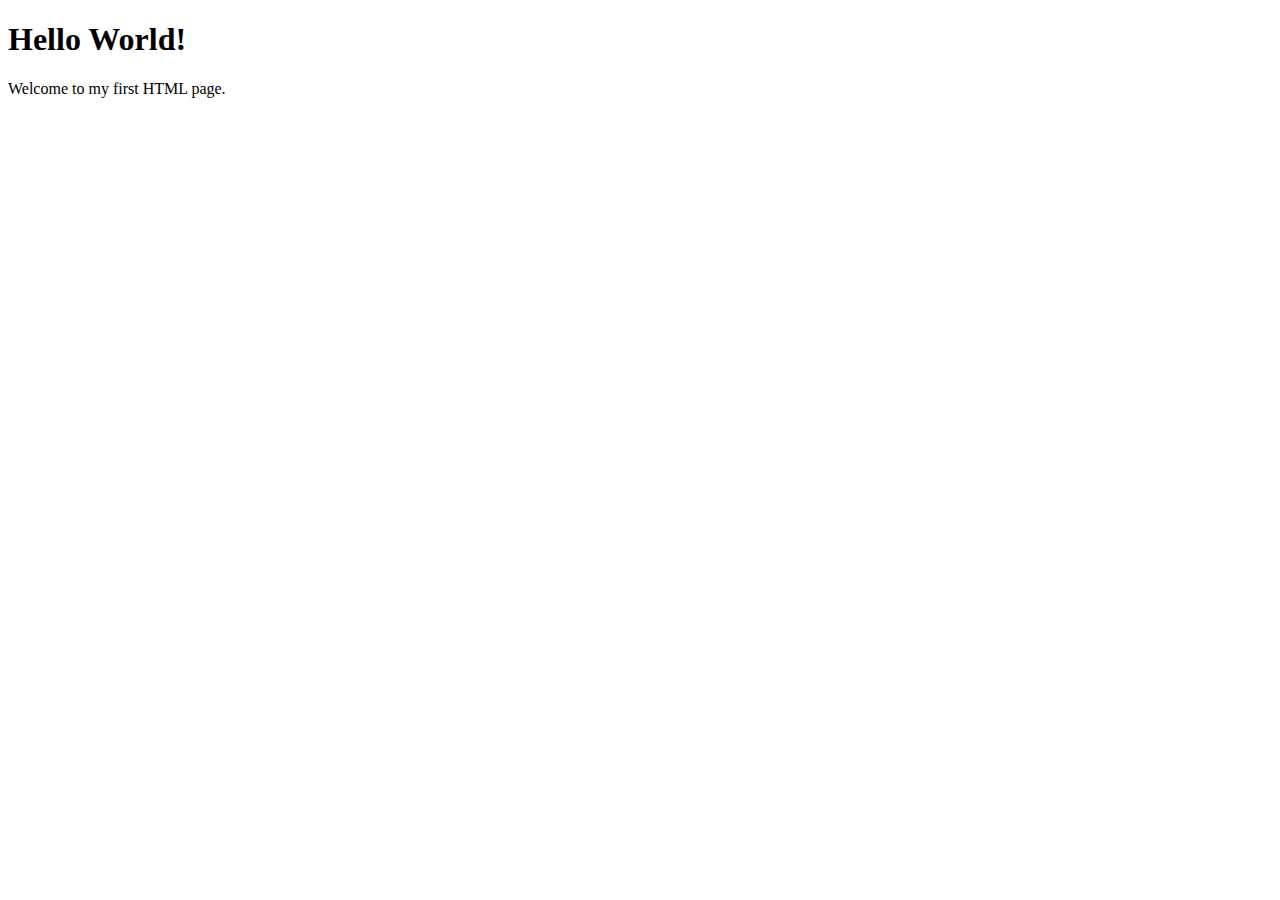
<file: assignment0/index.html>
<!DOCTYPE html>
<html lang="en">
<head>
    <meta charset="UTF-8">
    <meta name="viewport" content="width=device-width, initial-scale=1.0">
    <title>Hello World!</title>
</head>
<body>
    <h1>Hello World!</h1>
    <p>Welcome to my first HTML page.</p>
</body>
</html>
</file>
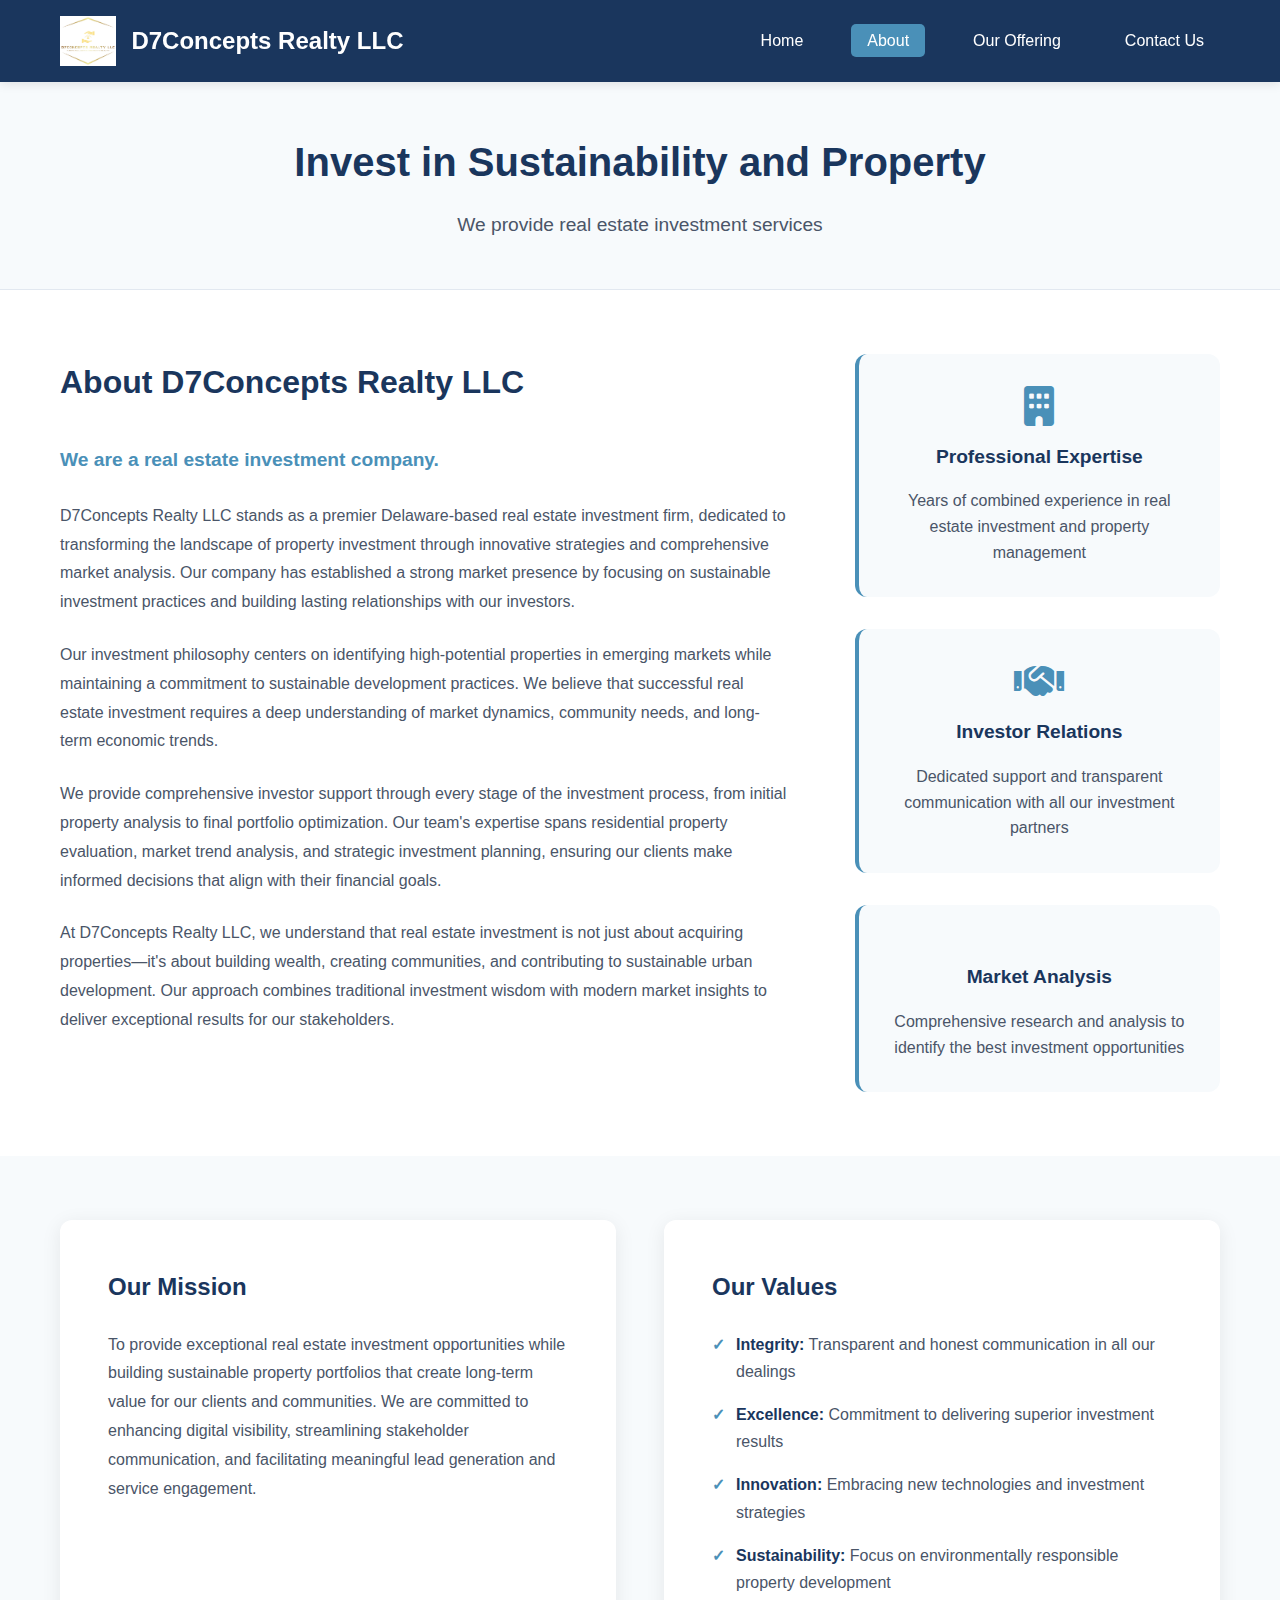
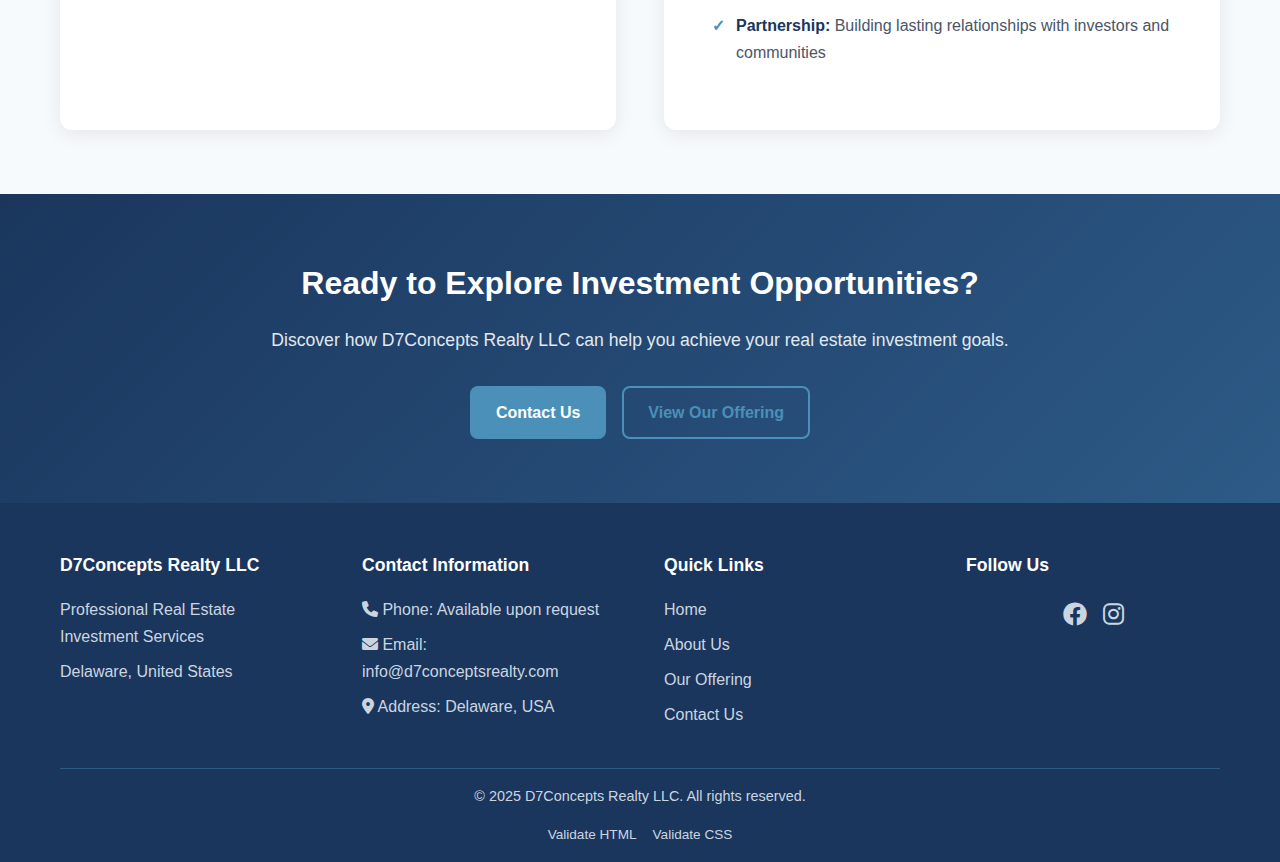
<file: final_project/about.html>
<!DOCTYPE html>
<html lang="en">
<head>
    <meta charset="UTF-8">
    <meta name="viewport" content="width=device-width, initial-scale=1.0">
    <title>About Us - D7Concepts Realty LLC</title>
    <link rel="stylesheet" href="styles.css">
    <link rel="stylesheet" href="https://cdnjs.cloudflare.com/ajax/libs/font-awesome/6.0.0/css/all.min.css">
    <meta name="description" content="Learn about D7Concepts Realty LLC - Delaware's premier real estate investment firm with expertise in sustainable property development and investor relations.">
    <meta name="keywords" content="about D7Concepts Realty, real estate investment company, Delaware real estate firm, property investment experts">
</head>
<body>
    <!-- Header section with consistent branding and navigation across all pages -->
    <header>
        <div class="header-container">
            <div class="logo-section">
                <img src="images/d7concepts-logo.png" alt="D7Concepts Realty LLC Logo" class="logo">
                <h1>D7Concepts Realty LLC</h1>
            </div>
            
            <!-- Navigation bar providing links to all main sections of the website -->
            <nav>
                <ul>
                    <li><a href="index.html">Home</a></li>
                    <li><a href="about.html" class="active">About</a></li>
                    <li><a href="offering.html">Our Offering</a></li>
                    <li><a href="contact.html">Contact Us</a></li>
                </ul>
            </nav>
        </div>
    </header>

    <!-- Main content area describing company mission, philosophy, and market presence -->
    <main>
        <!-- Hero section for About page with company tagline and core message -->
        <section class="page-hero">
            <div class="container">
                <h2>Invest in Sustainability and Property</h2>
                <p class="page-subtitle">We provide real estate investment services</p>
            </div>
        </section>

        <!-- Company overview section detailing market presence and investor support -->
        <section class="about-content">
            <div class="container">
                <div class="about-grid">
                    <div class="about-text">
                        <h3>About D7Concepts Realty LLC</h3>
                        <p class="highlight">We are a real estate investment company.</p>
                        
                        <p>D7Concepts Realty LLC stands as a premier Delaware-based real estate investment firm, dedicated to transforming the landscape of property investment through innovative strategies and comprehensive market analysis. Our company has established a strong market presence by focusing on sustainable investment practices and building lasting relationships with our investors.</p>
                        
                        <p>Our investment philosophy centers on identifying high-potential properties in emerging markets while maintaining a commitment to sustainable development practices. We believe that successful real estate investment requires a deep understanding of market dynamics, community needs, and long-term economic trends.</p>
                        
                        <p>We provide comprehensive investor support through every stage of the investment process, from initial property analysis to final portfolio optimization. Our team's expertise spans residential property evaluation, market trend analysis, and strategic investment planning, ensuring our clients make informed decisions that align with their financial goals.</p>
                        
                        <p>At D7Concepts Realty LLC, we understand that real estate investment is not just about acquiring properties—it's about building wealth, creating communities, and contributing to sustainable urban development. Our approach combines traditional investment wisdom with modern market insights to deliver exceptional results for our stakeholders.</p>
                    </div>
                    
                    <div class="about-stats">
                        <div class="stat-card">
                            <i class="fas fa-building"></i>
                            <h4>Professional Expertise</h4>
                            <p>Years of combined experience in real estate investment and property management</p>
                        </div>
                        
                        <div class="stat-card">
                            <i class="fas fa-handshake"></i>
                            <h4>Investor Relations</h4>
                            <p>Dedicated support and transparent communication with all our investment partners</p>
                        </div>
                        
                        <div class="stat-card">
                            <i class="fas fa-chart-growth"></i>
                            <h4>Market Analysis</h4>
                            <p>Comprehensive research and analysis to identify the best investment opportunities</p>
                        </div>
                    </div>
                </div>
            </div>
        </section>

        <!-- Mission and values section highlighting company principles -->
        <section class="mission-values">
            <div class="container">
                <div class="mission-grid">
                    <div class="mission-card">
                        <h3>Our Mission</h3>
                        <p>To provide exceptional real estate investment opportunities while building sustainable property portfolios that create long-term value for our clients and communities. We are committed to enhancing digital visibility, streamlining stakeholder communication, and facilitating meaningful lead generation and service engagement.</p>
                    </div>
                    
                    <div class="values-card">
                        <h3>Our Values</h3>
                        <ul>
                            <li><strong>Integrity:</strong> Transparent and honest communication in all our dealings</li>
                            <li><strong>Excellence:</strong> Commitment to delivering superior investment results</li>
                            <li><strong>Innovation:</strong> Embracing new technologies and investment strategies</li>
                            <li><strong>Sustainability:</strong> Focus on environmentally responsible property development</li>
                            <li><strong>Partnership:</strong> Building lasting relationships with investors and communities</li>
                        </ul>
                    </div>
                </div>
            </div>
        </section>

        <!-- Call-to-action section encouraging visitor engagement -->
        <section class="cta-section">
            <div class="container">
                <h3>Ready to Explore Investment Opportunities?</h3>
                <p>Discover how D7Concepts Realty LLC can help you achieve your real estate investment goals.</p>
                <div class="cta-buttons">
                    <a href="contact.html" class="btn btn-primary">Contact Us</a>
                    <a href="offering.html" class="btn btn-secondary">View Our Offering</a>
                </div>
            </div>
        </section>
    </main>

    <!-- Footer with consistent contact information and validation links -->
    <footer>
        <div class="container">
            <div class="footer-content">
                <div class="footer-section">
                    <h4>D7Concepts Realty LLC</h4>
                    <p>Professional Real Estate Investment Services</p>
                    <p>Delaware, United States</p>
                </div>
                
                <div class="footer-section">
                    <h4>Contact Information</h4>
                    <ul>
                        <li><i class="fas fa-phone"></i> Phone: Available upon request</li>
                        <li><i class="fas fa-envelope"></i> Email: info@d7conceptsrealty.com</li>
                        <li><i class="fas fa-map-marker-alt"></i> Address: Delaware, USA</li>
                    </ul>
                </div>
                
                <div class="footer-section">
                    <h4>Quick Links</h4>
                    <ul>
                        <li><a href="index.html">Home</a></li>
                        <li><a href="about.html">About Us</a></li>
                        <li><a href="offering.html">Our Offering</a></li>
                        <li><a href="contact.html">Contact Us</a></li>
                    </ul>
                </div>
                
                <div class="footer-section">
                    <h4>Follow Us</h4>
                    <div class="social-links">
                        <a href="https://www.facebook.com/share/19UHkTe9ib/?mibextid=wwXIfr" target="_blank" rel="noopener noreferrer" aria-label="Follow us on Facebook"><i class="fab fa-facebook"></i></a>
                        <a href="https://www.instagram.com/d7concepts_realty?igsh=Mnludjk2MWJ4cjRr&utm_source=qr" target="_blank" rel="noopener noreferrer" aria-label="Follow us on Instagram"><i class="fab fa-instagram"></i></a>
                    </div>
                </div>
            </div>
            
            <hr class="footer-divider">
            
            <div class="footer-bottom">
                <p>&copy; 2025 D7Concepts Realty LLC. All rights reserved.</p>
                <div class="validation-links">
                    <a href="https://validator.w3.org/check?uri=referer" referrerpolicy="unsafe-url">Validate HTML</a>
                    <a href="https://jigsaw.w3.org/css-validator/check/referer" referrerpolicy="unsafe-url">Validate CSS</a>
                </div>
            </div>
        </div>
    </footer>
</body>
</html>
</file>
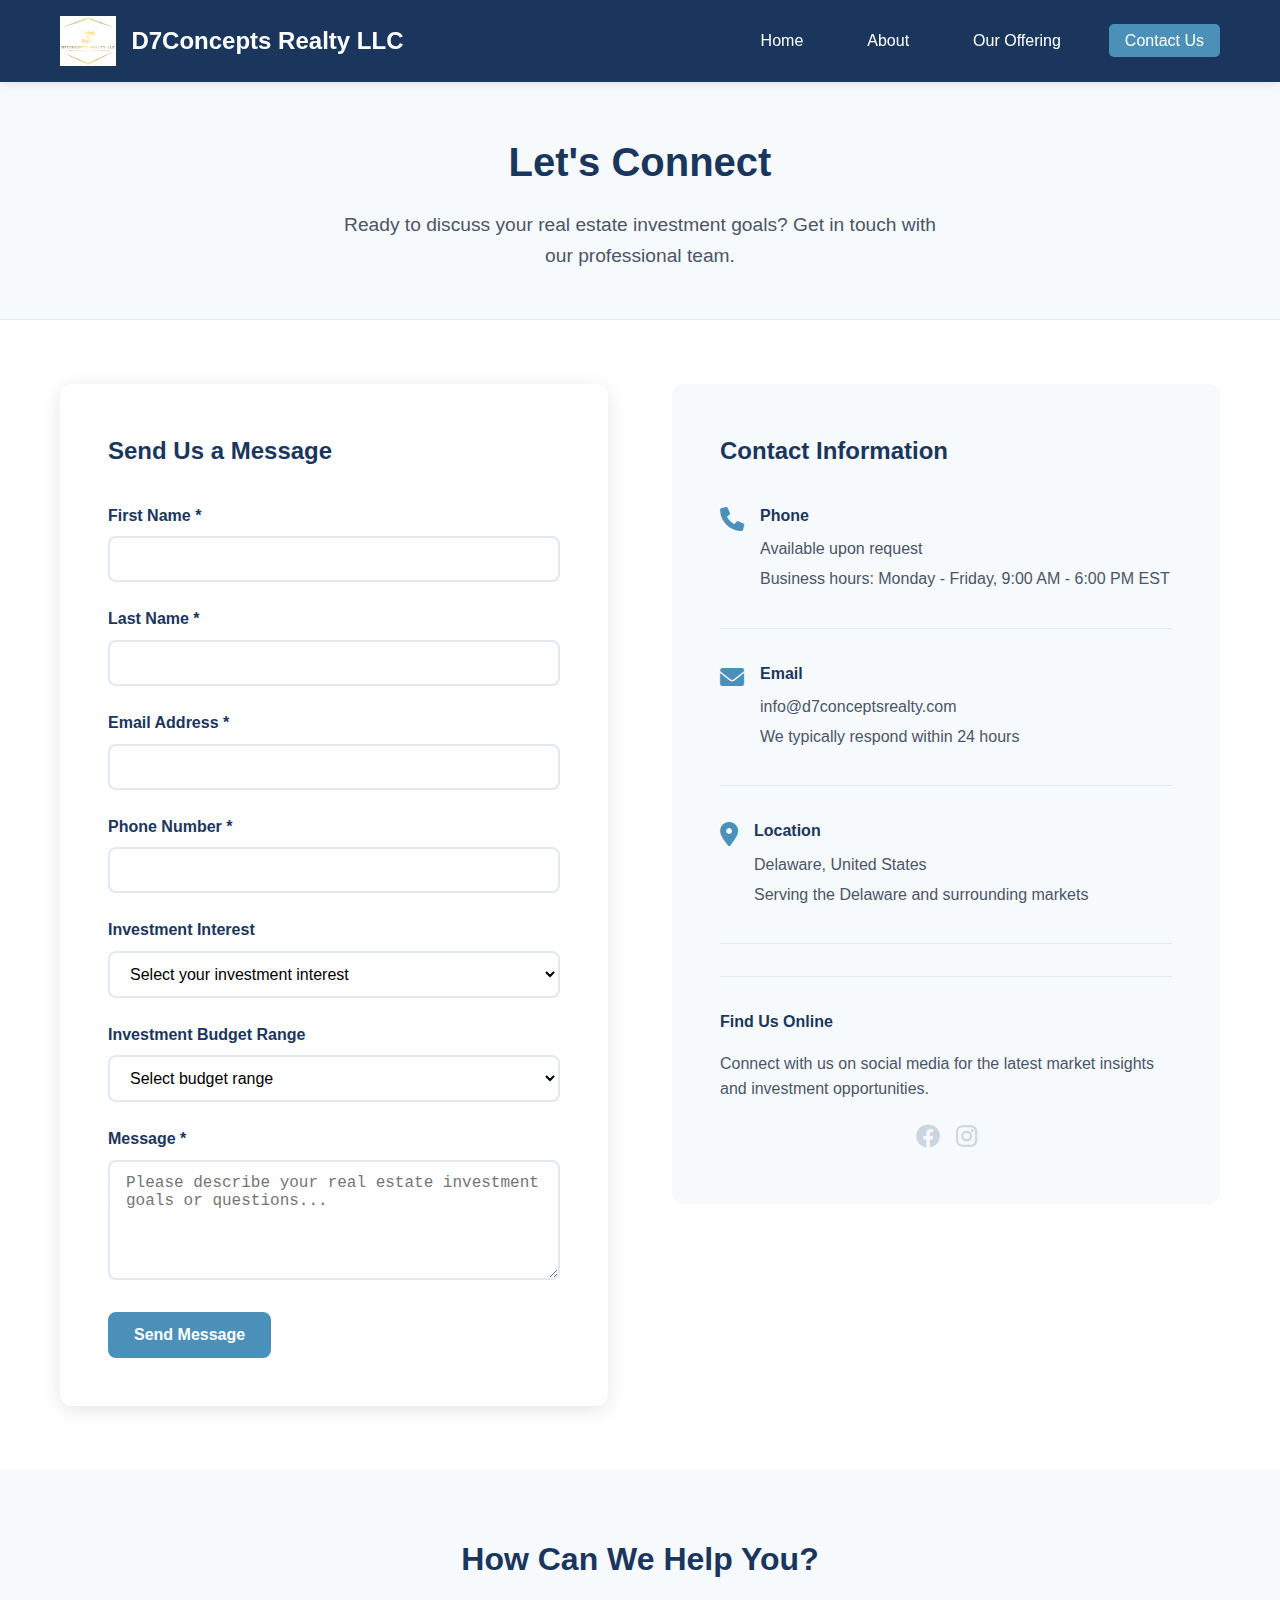
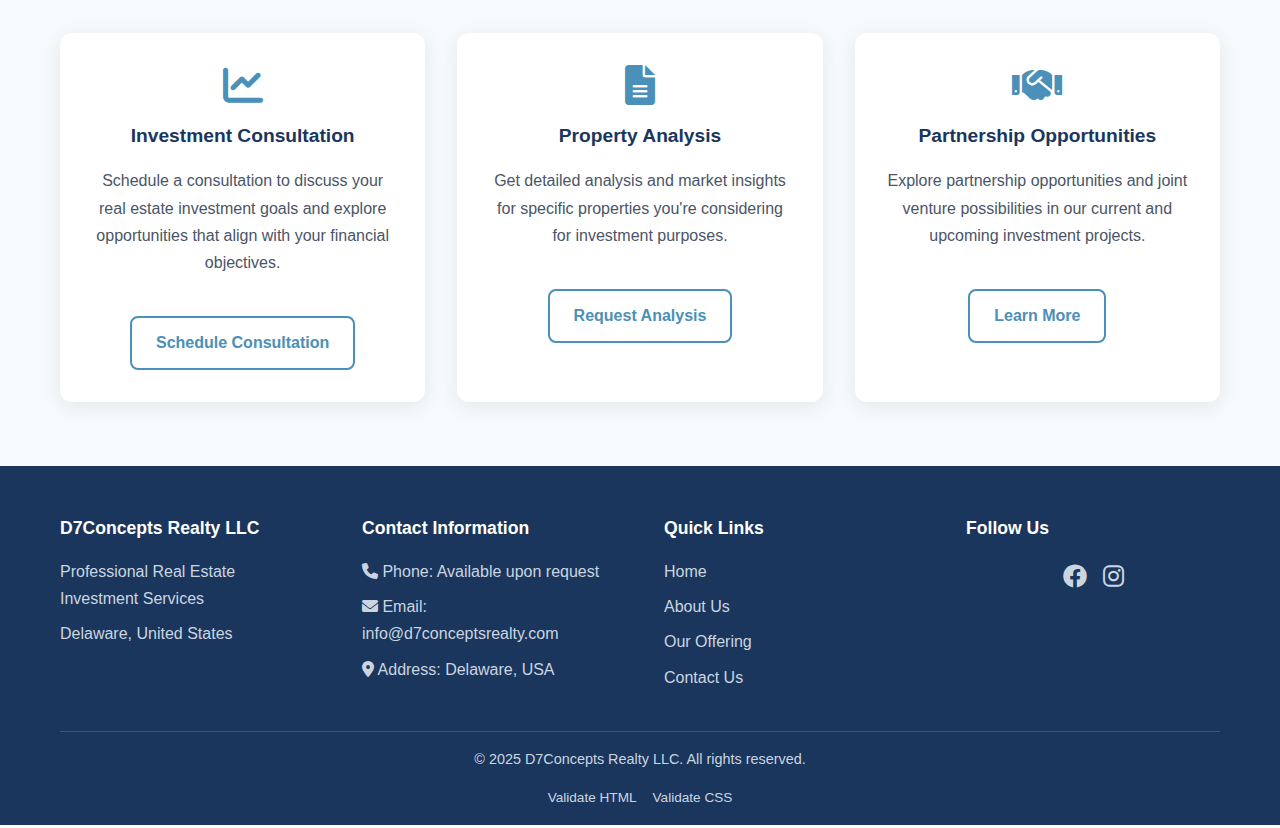
<file: final_project/contact.html>
<!DOCTYPE html>
<html lang="en">
<head>
    <meta charset="UTF-8">
    <meta name="viewport" content="width=device-width, initial-scale=1.0">
    <title>Contact Us - D7Concepts Realty LLC</title>
    <link rel="stylesheet" href="styles.css">
    <link rel="stylesheet" href="https://cdnjs.cloudflare.com/ajax/libs/font-awesome/6.0.0/css/all.min.css">
    <meta name="description" content="Contact D7Concepts Realty LLC for real estate investment opportunities. Get in touch with our professional team in Delaware for consultation and partnership opportunities.">
    <meta name="keywords" content="contact D7Concepts Realty, real estate investment contact, Delaware real estate consultation, property investment inquiry">
</head>
<body>
    <!-- Header maintaining consistent branding and navigation structure -->
    <header>
        <div class="header-container">
            <div class="logo-section">
                <img src="images/d7concepts-logo.png" alt="D7Concepts Realty LLC Logo" class="logo">
                <h1>D7Concepts Realty LLC</h1>
            </div>
            
            <!-- Navigation bar with consistent positioning and functionality -->
            <nav>
                <ul>
                    <li><a href="index.html">Home</a></li>
                    <li><a href="about.html">About</a></li>
                    <li><a href="offering.html">Our Offering</a></li>
                    <li><a href="contact.html" class="active">Contact Us</a></li>
                </ul>
            </nav>
        </div>
    </header>

    <!-- Main content area with contact form and company information -->
    <main>
        <!-- Page hero section -->
        <section class="page-hero">
            <div class="container">
                <h2>Let's Connect</h2>
                <p class="page-subtitle">Ready to discuss your real estate investment goals? Get in touch with our professional team.</p>
            </div>
        </section>

        <!-- Contact form and information section -->
        <section class="contact-section">
            <div class="container">
                <div class="contact-grid">
                    <!-- Contact form with comprehensive input validation -->
                    <div class="contact-form-container">
                        <h3>Send Us a Message</h3>
                        <form class="contact-form" id="contactForm">
                            <div class="form-group">
                                <label for="firstName">First Name *</label>
                                <input type="text" id="firstName" name="firstName" required>
                                <span class="error-message" id="firstNameError"></span>
                            </div>
                            
                            <div class="form-group">
                                <label for="lastName">Last Name *</label>
                                <input type="text" id="lastName" name="lastName" required>
                                <span class="error-message" id="lastNameError"></span>
                            </div>
                            
                            <div class="form-group">
                                <label for="email">Email Address *</label>
                                <input type="email" id="email" name="email" required>
                                <span class="error-message" id="emailError"></span>
                            </div>
                            
                            <div class="form-group">
                                <label for="phone">Phone Number *</label>
                                <input type="tel" id="phone" name="phone" required>
                                <span class="error-message" id="phoneError"></span>
                            </div>
                            
                            <div class="form-group">
                                <label for="investmentType">Investment Interest</label>
                                <select id="investmentType" name="investmentType">
                                    <option value="">Select your investment interest</option>
                                    <option value="residential">Residential Properties</option>
                                    <option value="flipping">Real Estate Flipping</option>
                                    <option value="management">Property Management</option>
                                    <option value="consultation">Investment Consultation</option>
                                    <option value="other">Other</option>
                                </select>
                            </div>
                            
                            <div class="form-group">
                                <label for="budget">Investment Budget Range</label>
                                <select id="budget" name="budget">
                                    <option value="">Select budget range</option>
                                    <option value="under-100k">Under $100,000</option>
                                    <option value="100k-250k">$100,000 - $250,000</option>
                                    <option value="250k-500k">$250,000 - $500,000</option>
                                    <option value="500k-1m">$500,000 - $1,000,000</option>
                                    <option value="over-1m">Over $1,000,000</option>
                                </select>
                            </div>
                            
                            <div class="form-group">
                                <label for="message">Message *</label>
                                <textarea id="message" name="message" rows="5" required placeholder="Please describe your real estate investment goals or questions..."></textarea>
                                <span class="error-message" id="messageError"></span>
                            </div>
                            
                            <button type="submit" class="btn btn-primary">Send Message</button>
                        </form>
                    </div>
                    
                    <!-- Static contact information -->
                    <div class="contact-info">
                        <h3>Contact Information</h3>
                        
                        <div class="contact-item">
                            <i class="fas fa-phone"></i>
                            <div>
                                <h4>Phone</h4>
                                <p>Available upon request</p>
                                <p>Business hours: Monday - Friday, 9:00 AM - 6:00 PM EST</p>
                            </div>
                        </div>
                        
                        <div class="contact-item">
                            <i class="fas fa-envelope"></i>
                            <div>
                                <h4>Email</h4>
                                <p>info@d7conceptsrealty.com</p>
                                <p>We typically respond within 24 hours</p>
                            </div>
                        </div>
                        
                        <div class="contact-item">
                            <i class="fas fa-map-marker-alt"></i>
                            <div>
                                <h4>Location</h4>
                                <p>Delaware, United States</p>
                                <p>Serving the Delaware and surrounding markets</p>
                            </div>
                        </div>
                        
                        <div class="find-us-section">
                            <h4>Find Us Online</h4>
                            <p>Connect with us on social media for the latest market insights and investment opportunities.</p>
                            <div class="social-links">
                                <a href="https://www.facebook.com/share/19UHkTe9ib/?mibextid=wwXIfr" target="_blank" rel="noopener noreferrer" aria-label="Follow us on Facebook"><i class="fab fa-facebook"></i></a>
                                <a href="https://www.instagram.com/d7concepts_realty?igsh=Mnludjk2MWJ4cjRr&utm_source=qr" target="_blank" rel="noopener noreferrer" aria-label="Follow us on Instagram"><i class="fab fa-instagram"></i></a>
                            </div>
                        </div>
                    </div>
                </div>
            </div>
        </section>

        <!-- Contact options section -->
        <section class="contact-options">
            <div class="container">
                <h3>How Can We Help You?</h3>
                <div class="options-grid">
                    <div class="option-card">
                        <i class="fas fa-chart-line"></i>
                        <h4>Investment Consultation</h4>
                        <p>Schedule a consultation to discuss your real estate investment goals and explore opportunities that align with your financial objectives.</p>
                        <a href="#" class="btn btn-secondary">Schedule Consultation</a>
                    </div>
                    
                    <div class="option-card">
                        <i class="fas fa-file-alt"></i>
                        <h4>Property Analysis</h4>
                        <p>Get detailed analysis and market insights for specific properties you're considering for investment purposes.</p>
                        <a href="#" class="btn btn-secondary">Request Analysis</a>
                    </div>
                    
                    <div class="option-card">
                        <i class="fas fa-handshake"></i>
                        <h4>Partnership Opportunities</h4>
                        <p>Explore partnership opportunities and joint venture possibilities in our current and upcoming investment projects.</p>
                        <a href="#" class="btn btn-secondary">Learn More</a>
                    </div>
                </div>
            </div>
        </section>
    </main>

    <!-- Footer with consistent contact information and validation -->
    <footer>
        <div class="container">
            <div class="footer-content">
                <div class="footer-section">
                    <h4>D7Concepts Realty LLC</h4>
                    <p>Professional Real Estate Investment Services</p>
                    <p>Delaware, United States</p>
                </div>
                
                <div class="footer-section">
                    <h4>Contact Information</h4>
                    <ul>
                        <li><i class="fas fa-phone"></i> Phone: Available upon request</li>
                        <li><i class="fas fa-envelope"></i> Email: info@d7conceptsrealty.com</li>
                        <li><i class="fas fa-map-marker-alt"></i> Address: Delaware, USA</li>
                    </ul>
                </div>
                
                <div class="footer-section">
                    <h4>Quick Links</h4>
                    <ul>
                        <li><a href="index.html">Home</a></li>
                        <li><a href="about.html">About Us</a></li>
                        <li><a href="offering.html">Our Offering</a></li>
                        <li><a href="contact.html">Contact Us</a></li>
                    </ul>
                </div>
                
                <div class="footer-section">
                    <h4>Follow Us</h4>
                    <div class="social-links">
                        <a href="https://www.facebook.com/share/19UHkTe9ib/?mibextid=wwXIfr" target="_blank" rel="noopener noreferrer" aria-label="Follow us on Facebook"><i class="fab fa-facebook"></i></a>
                        <a href="https://www.instagram.com/d7concepts_realty?igsh=Mnludjk2MWJ4cjRr&utm_source=qr" target="_blank" rel="noopener noreferrer" aria-label="Follow us on Instagram"><i class="fab fa-instagram"></i></a>
                    </div>
                </div>
            </div>
            
            <hr class="footer-divider">
            
            <div class="footer-bottom">
                <p>&copy; 2025 D7Concepts Realty LLC. All rights reserved.</p>
                <div class="validation-links">
                    <a href="https://validator.w3.org/check?uri=referer" referrerpolicy="unsafe-url">Validate HTML</a>
                    <a href="https://jigsaw.w3.org/css-validator/check/referer" referrerpolicy="unsafe-url">Validate CSS</a>
                </div>
            </div>
        </div>
    </footer>
</body>
</html>
</file>
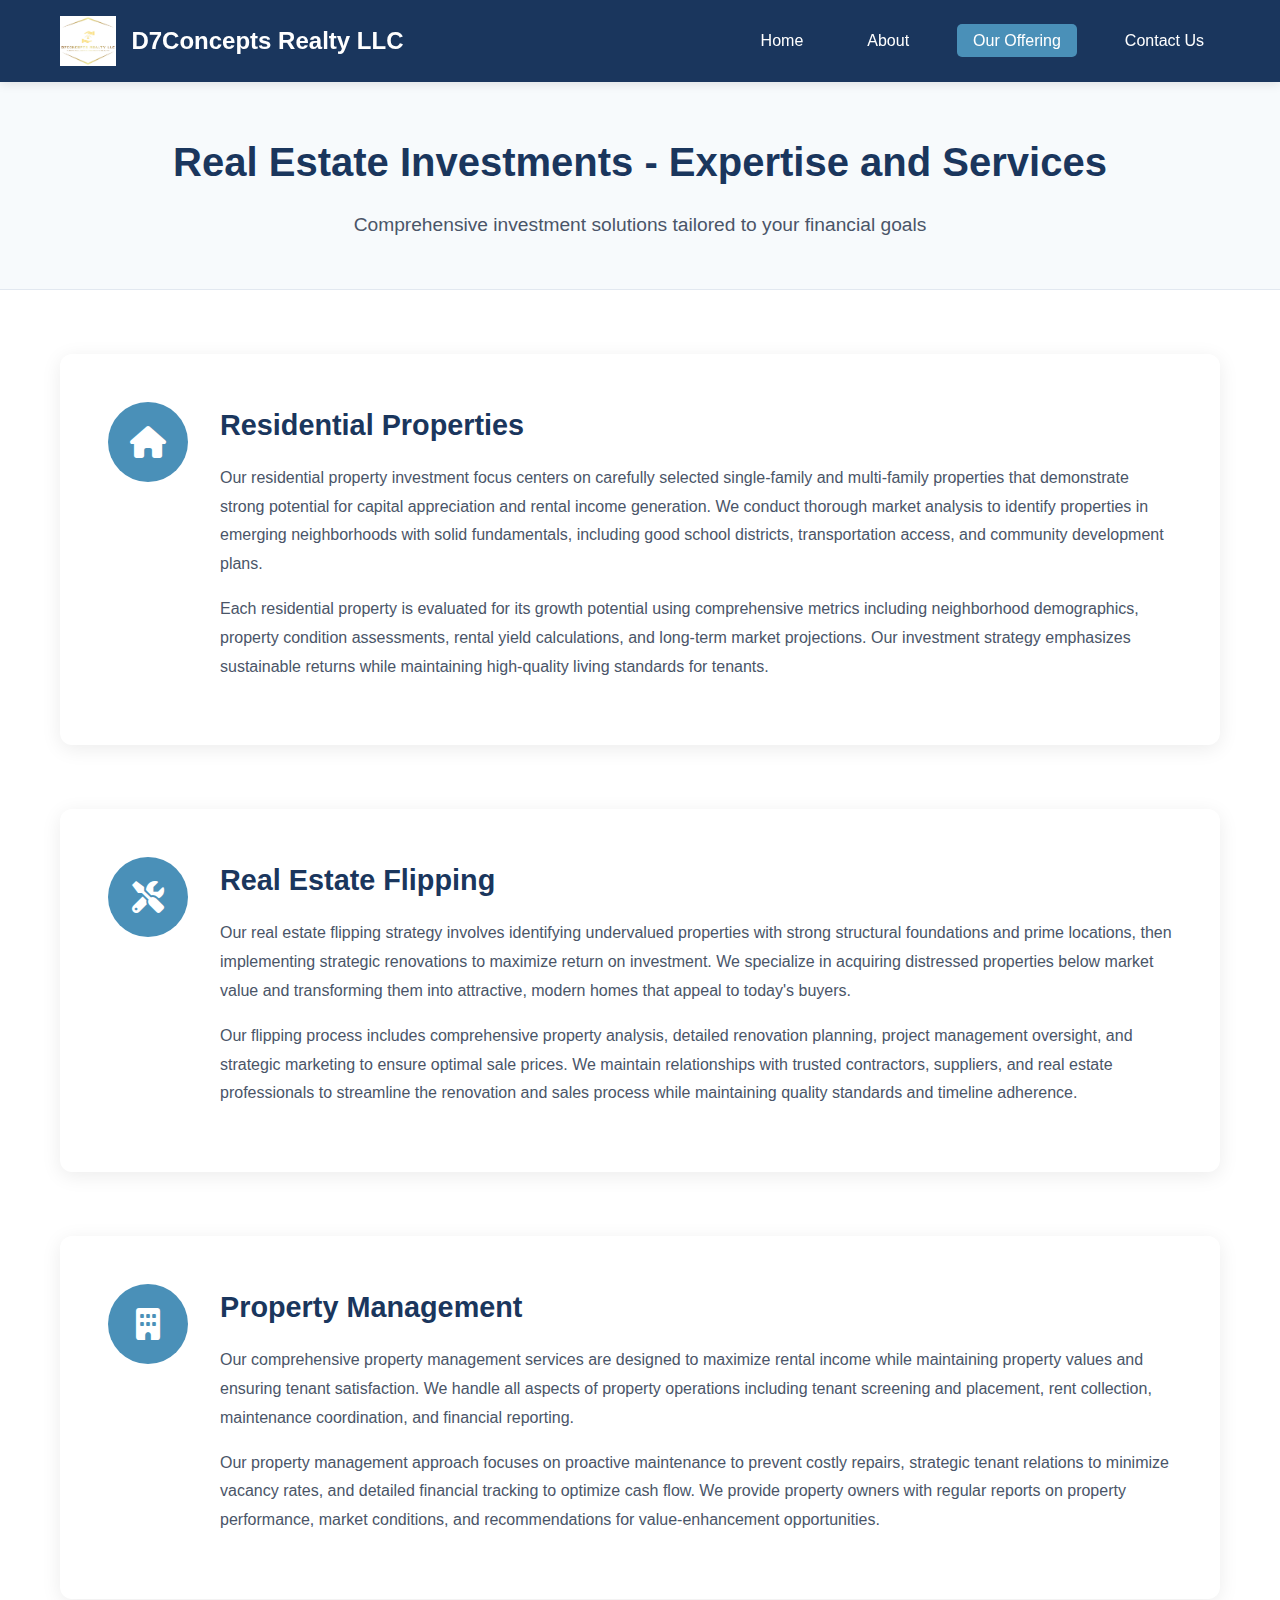
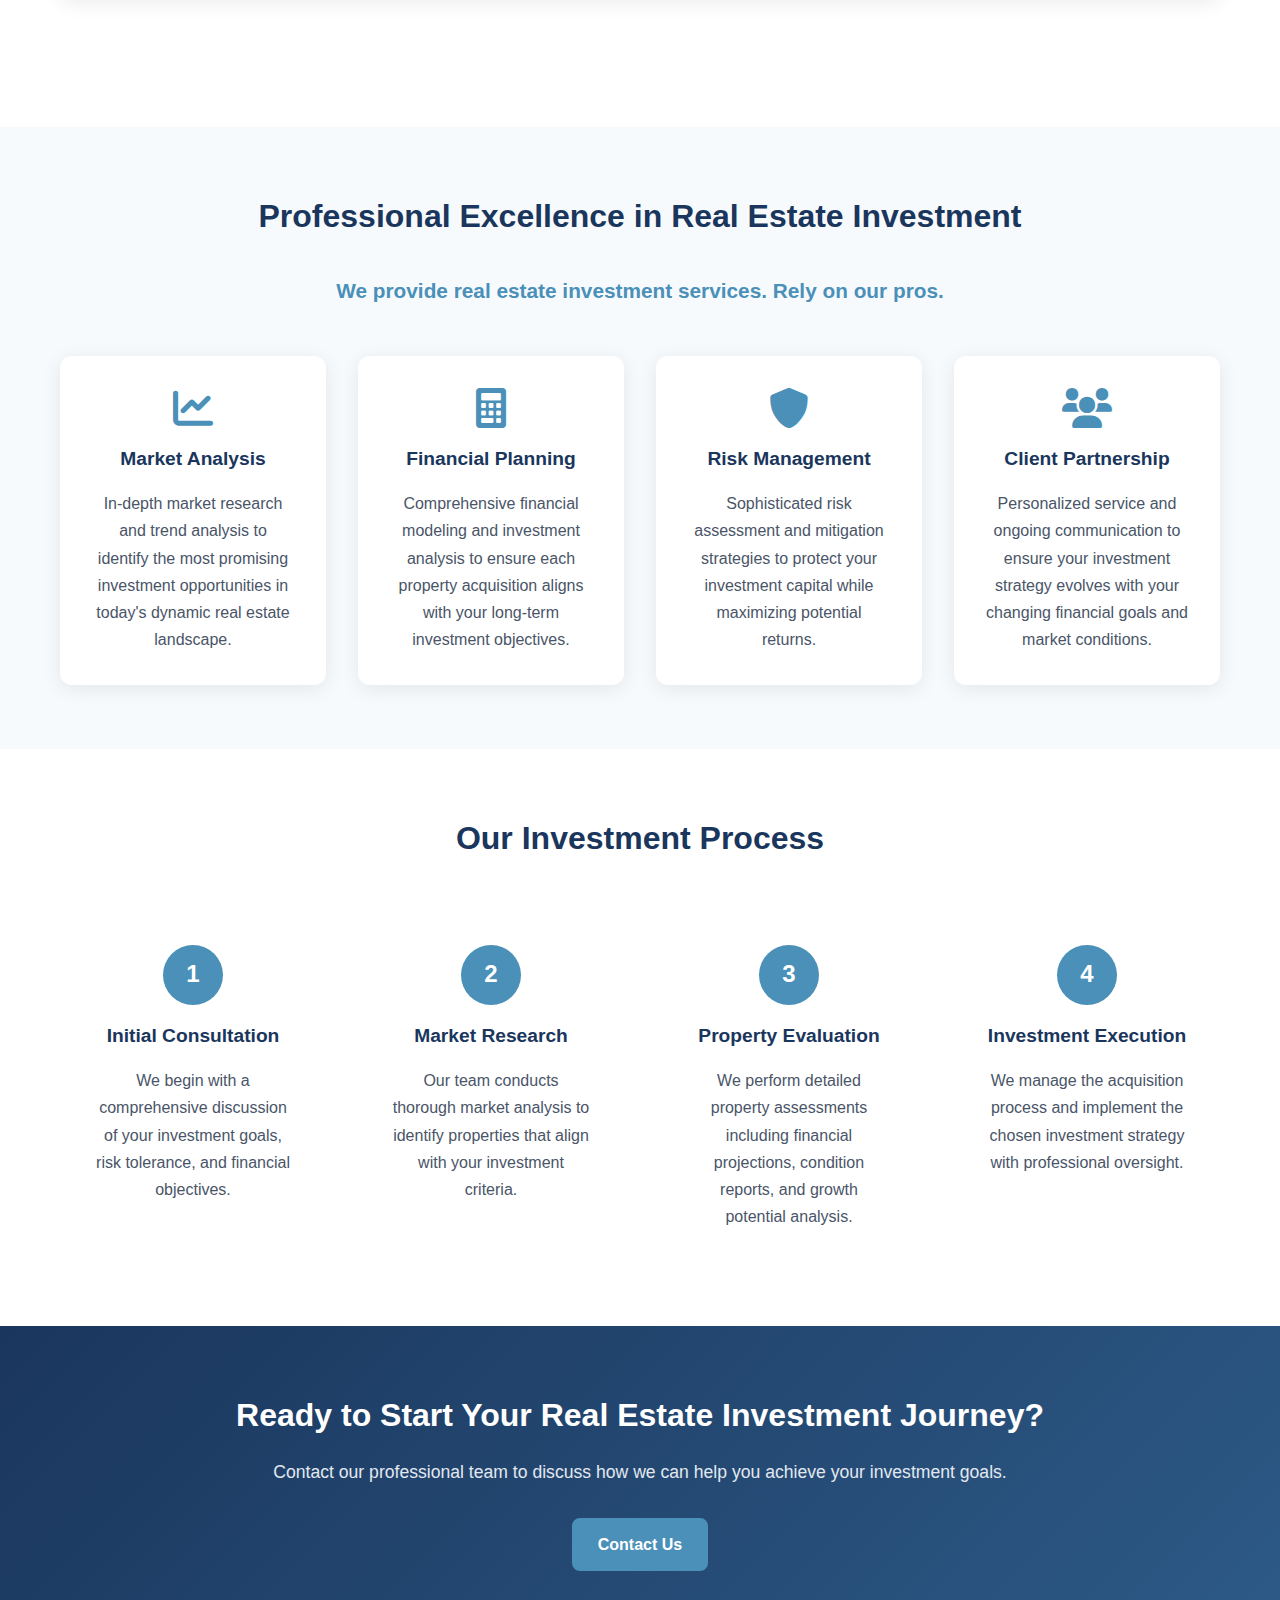
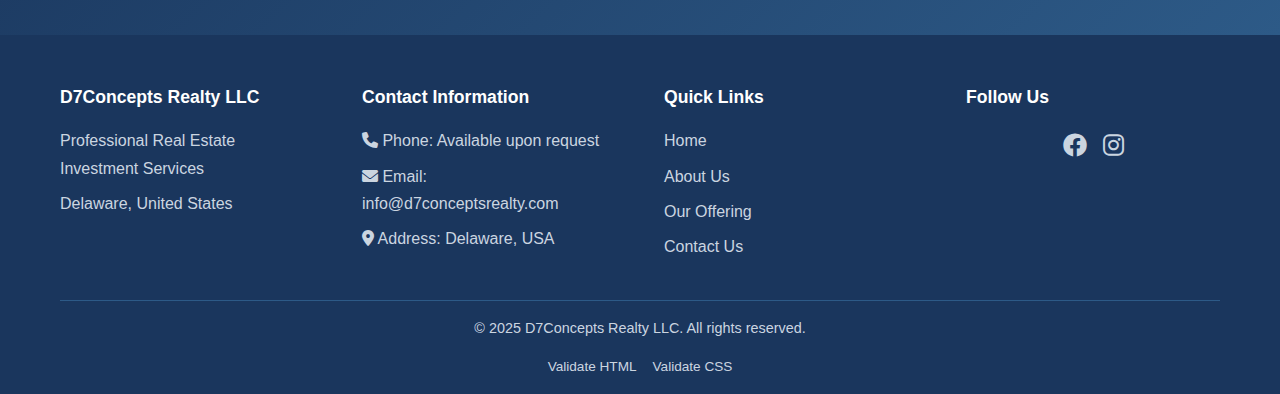
<file: final_project/offering.html>
<!DOCTYPE html>
<html lang="en">
<head>
    <meta charset="UTF-8">
    <meta name="viewport" content="width=device-width, initial-scale=1.0">
    <title>Our Offering - D7Concepts Realty LLC</title>
    <link rel="stylesheet" href="styles.css">
    <link rel="stylesheet" href="https://cdnjs.cloudflare.com/ajax/libs/font-awesome/6.0.0/css/all.min.css">
    <meta name="description" content="Explore D7Concepts Realty's comprehensive real estate investment services including residential properties, property flipping, and professional management solutions.">
    <meta name="keywords" content="real estate services, property investment, real estate flipping, property management, residential properties Delaware">
</head>
<body>
    <!-- Header with consistent branding and navigation structure -->
    <header>
        <div class="header-container">
            <div class="logo-section">
                <img src="images/d7concepts-logo.png" alt="D7Concepts Realty LLC Logo" class="logo">
                <h1>D7Concepts Realty LLC</h1>
            </div>
            
            <!-- Navigation maintaining consistent layout and functionality across all pages -->
            <nav>
                <ul>
                    <li><a href="index.html">Home</a></li>
                    <li><a href="about.html">About</a></li>
                    <li><a href="offering.html" class="active">Our Offering</a></li>
                    <li><a href="contact.html">Contact Us</a></li>
                </ul>
            </nav>
        </div>
    </header>

    <!-- Main content showcasing services and investment opportunities -->
    <main>
        <!-- Page hero section introducing services -->
        <section class="page-hero">
            <div class="container">
                <h2>Real Estate Investments - Expertise and Services</h2>
                <p class="page-subtitle">Comprehensive investment solutions tailored to your financial goals</p>
            </div>
        </section>

        <!-- Services overview section detailing each offering -->
        <section class="services-detailed">
            <div class="container">
                <div class="service-detailed">
                    <div class="service-content">
                        <div class="service-icon">
                            <i class="fas fa-home"></i>
                        </div>
                        <div class="service-text">
                            <h3>Residential Properties</h3>
                            <p>Our residential property investment focus centers on carefully selected single-family and multi-family properties that demonstrate strong potential for capital appreciation and rental income generation. We conduct thorough market analysis to identify properties in emerging neighborhoods with solid fundamentals, including good school districts, transportation access, and community development plans.</p>
                            <p>Each residential property is evaluated for its growth potential using comprehensive metrics including neighborhood demographics, property condition assessments, rental yield calculations, and long-term market projections. Our investment strategy emphasizes sustainable returns while maintaining high-quality living standards for tenants.</p>
                        </div>
                    </div>
                </div>

                <div class="service-detailed">
                    <div class="service-content">
                        <div class="service-icon">
                            <i class="fas fa-tools"></i>
                        </div>
                        <div class="service-text">
                            <h3>Real Estate Flipping</h3>
                            <p>Our real estate flipping strategy involves identifying undervalued properties with strong structural foundations and prime locations, then implementing strategic renovations to maximize return on investment. We specialize in acquiring distressed properties below market value and transforming them into attractive, modern homes that appeal to today's buyers.</p>
                            <p>Our flipping process includes comprehensive property analysis, detailed renovation planning, project management oversight, and strategic marketing to ensure optimal sale prices. We maintain relationships with trusted contractors, suppliers, and real estate professionals to streamline the renovation and sales process while maintaining quality standards and timeline adherence.</p>
                        </div>
                    </div>
                </div>

                <div class="service-detailed">
                    <div class="service-content">
                        <div class="service-icon">
                            <i class="fas fa-building"></i>
                        </div>
                        <div class="service-text">
                            <h3>Property Management</h3>
                            <p>Our comprehensive property management services are designed to maximize rental income while maintaining property values and ensuring tenant satisfaction. We handle all aspects of property operations including tenant screening and placement, rent collection, maintenance coordination, and financial reporting.</p>
                            <p>Our property management approach focuses on proactive maintenance to prevent costly repairs, strategic tenant relations to minimize vacancy rates, and detailed financial tracking to optimize cash flow. We provide property owners with regular reports on property performance, market conditions, and recommendations for value-enhancement opportunities.</p>
                        </div>
                    </div>
                </div>
            </div>
        </section>

        <!-- Professional expertise and commitment section -->
        <section class="expertise-section">
            <div class="container">
                <div class="expertise-content">
                    <h3>Professional Excellence in Real Estate Investment</h3>
                    <p class="expertise-highlight">We provide real estate investment services. Rely on our pros.</p>
                    
                    <div class="expertise-grid">
                        <div class="expertise-card">
                            <i class="fas fa-chart-line"></i>
                            <h4>Market Analysis</h4>
                            <p>In-depth market research and trend analysis to identify the most promising investment opportunities in today's dynamic real estate landscape.</p>
                        </div>
                        
                        <div class="expertise-card">
                            <i class="fas fa-calculator"></i>
                            <h4>Financial Planning</h4>
                            <p>Comprehensive financial modeling and investment analysis to ensure each property acquisition aligns with your long-term investment objectives.</p>
                        </div>
                        
                        <div class="expertise-card">
                            <i class="fas fa-shield-alt"></i>
                            <h4>Risk Management</h4>
                            <p>Sophisticated risk assessment and mitigation strategies to protect your investment capital while maximizing potential returns.</p>
                        </div>
                        
                        <div class="expertise-card">
                            <i class="fas fa-users"></i>
                            <h4>Client Partnership</h4>
                            <p>Personalized service and ongoing communication to ensure your investment strategy evolves with your changing financial goals and market conditions.</p>
                        </div>
                    </div>
                </div>
            </div>
        </section>

        <!-- Investment process section -->
        <section class="process-section">
            <div class="container">
                <h3>Our Investment Process</h3>
                <div class="process-steps">
                    <div class="process-step">
                        <div class="step-number">1</div>
                        <h4>Initial Consultation</h4>
                        <p>We begin with a comprehensive discussion of your investment goals, risk tolerance, and financial objectives.</p>
                    </div>
                    
                    <div class="process-step">
                        <div class="step-number">2</div>
                        <h4>Market Research</h4>
                        <p>Our team conducts thorough market analysis to identify properties that align with your investment criteria.</p>
                    </div>
                    
                    <div class="process-step">
                        <div class="step-number">3</div>
                        <h4>Property Evaluation</h4>
                        <p>We perform detailed property assessments including financial projections, condition reports, and growth potential analysis.</p>
                    </div>
                    
                    <div class="process-step">
                        <div class="step-number">4</div>
                        <h4>Investment Execution</h4>
                        <p>We manage the acquisition process and implement the chosen investment strategy with professional oversight.</p>
                    </div>
                </div>
            </div>
        </section>

        <!-- Call-to-action section -->
        <section class="cta-section">
            <div class="container">
                <h3>Ready to Start Your Real Estate Investment Journey?</h3>
                <p>Contact our professional team to discuss how we can help you achieve your investment goals.</p>
                <a href="contact.html" class="btn btn-primary">Contact Us</a>
            </div>
        </section>
    </main>

    <!-- Footer with consistent contact information and validation -->
    <footer>
        <div class="container">
            <div class="footer-content">
                <div class="footer-section">
                    <h4>D7Concepts Realty LLC</h4>
                    <p>Professional Real Estate Investment Services</p>
                    <p>Delaware, United States</p>
                </div>
                
                <div class="footer-section">
                    <h4>Contact Information</h4>
                    <ul>
                        <li><i class="fas fa-phone"></i> Phone: Available upon request</li>
                        <li><i class="fas fa-envelope"></i> Email: info@d7conceptsrealty.com</li>
                        <li><i class="fas fa-map-marker-alt"></i> Address: Delaware, USA</li>
                    </ul>
                </div>
                
                <div class="footer-section">
                    <h4>Quick Links</h4>
                    <ul>
                        <li><a href="index.html">Home</a></li>
                        <li><a href="about.html">About Us</a></li>
                        <li><a href="offering.html">Our Offering</a></li>
                        <li><a href="contact.html">Contact Us</a></li>
                    </ul>
                </div>
                
                <div class="footer-section">
                    <h4>Follow Us</h4>
                    <div class="social-links">
                        <a href="https://www.facebook.com/share/19UHkTe9ib/?mibextid=wwXIfr" target="_blank" rel="noopener noreferrer" aria-label="Follow us on Facebook"><i class="fab fa-facebook"></i></a>
                        <a href="https://www.instagram.com/d7concepts_realty?igsh=Mnludjk2MWJ4cjRr&utm_source=qr" target="_blank" rel="noopener noreferrer" aria-label="Follow us on Instagram"><i class="fab fa-instagram"></i></a>
                    </div>
                </div>
            </div>
            
            <hr class="footer-divider">
            
            <div class="footer-bottom">
                <p>&copy; 2025 D7Concepts Realty LLC. All rights reserved.</p>
                <div class="validation-links">
                    <a href="https://validator.w3.org/check?uri=referer" referrerpolicy="unsafe-url">Validate HTML</a>
                    <a href="https://jigsaw.w3.org/css-validator/check/referer" referrerpolicy="unsafe-url">Validate CSS</a>
                </div>
            </div>
        </div>
    </footer>
</body>
</html>
</file>
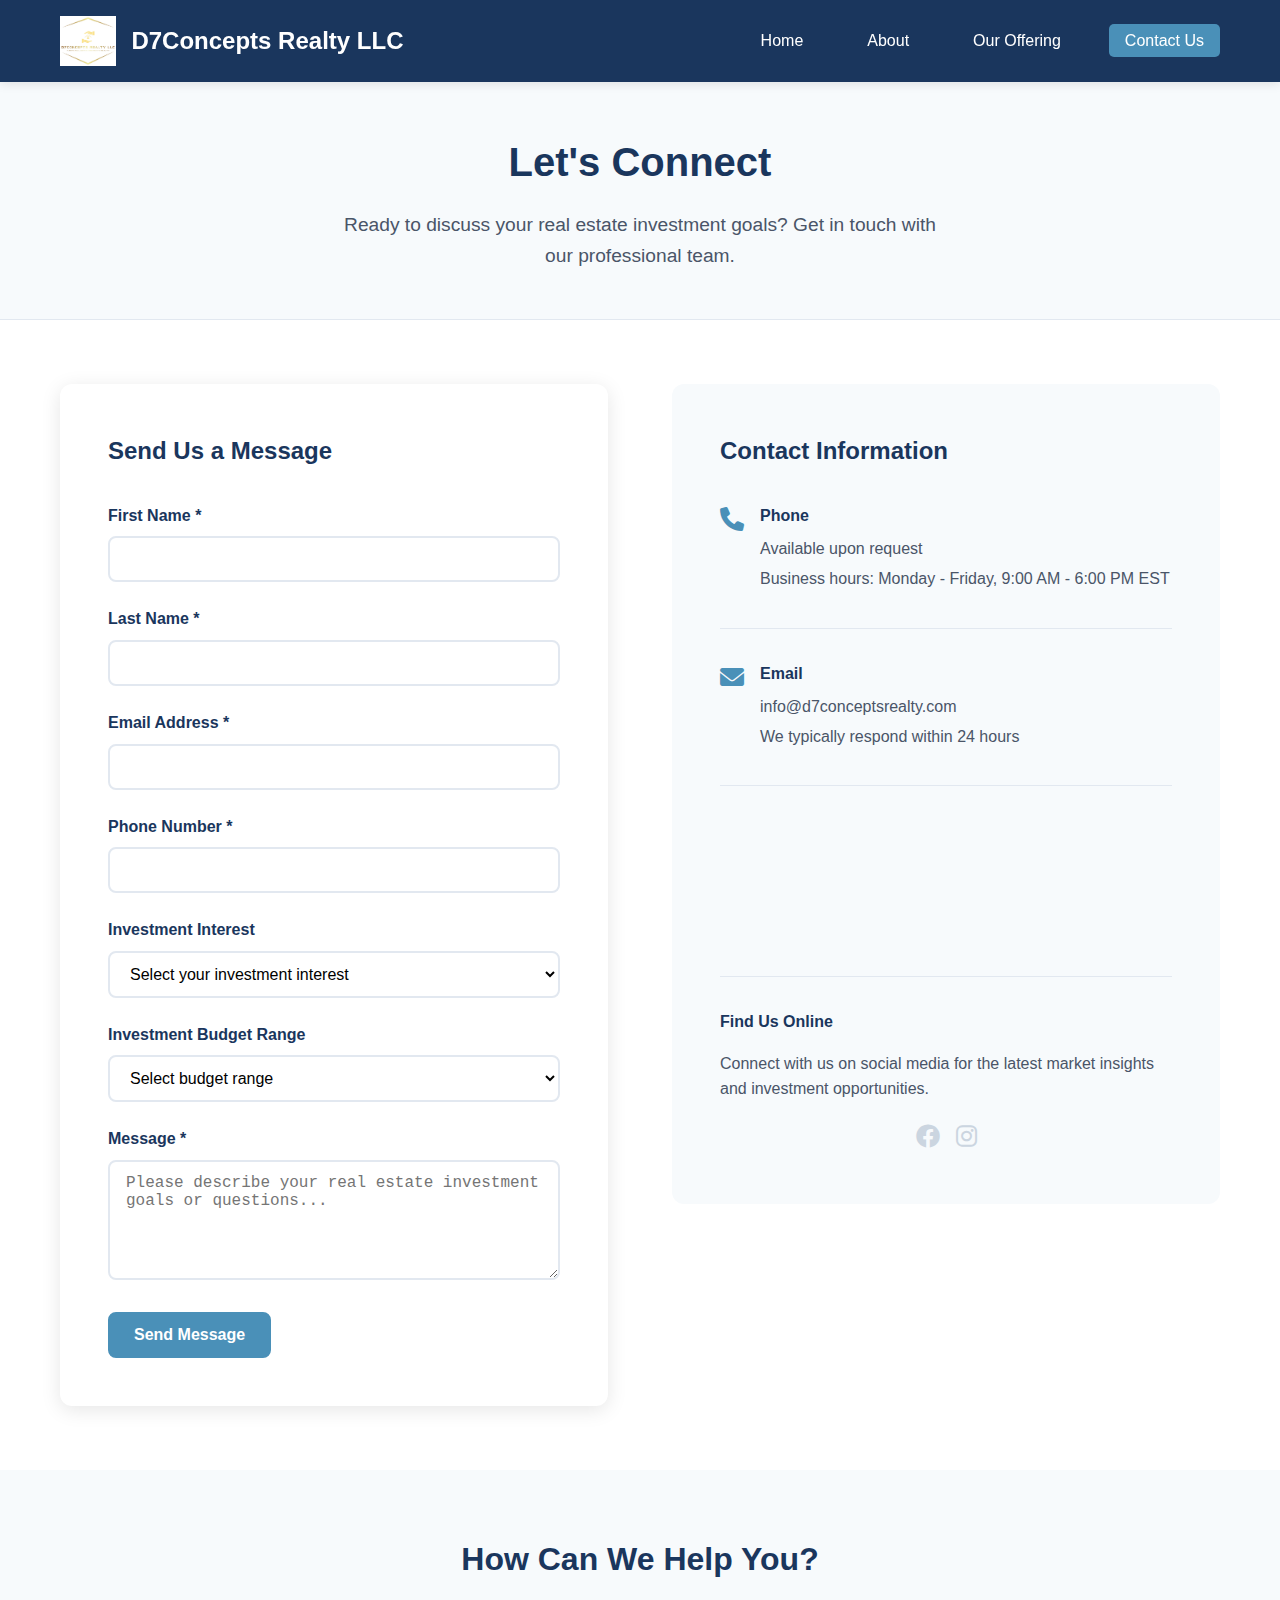
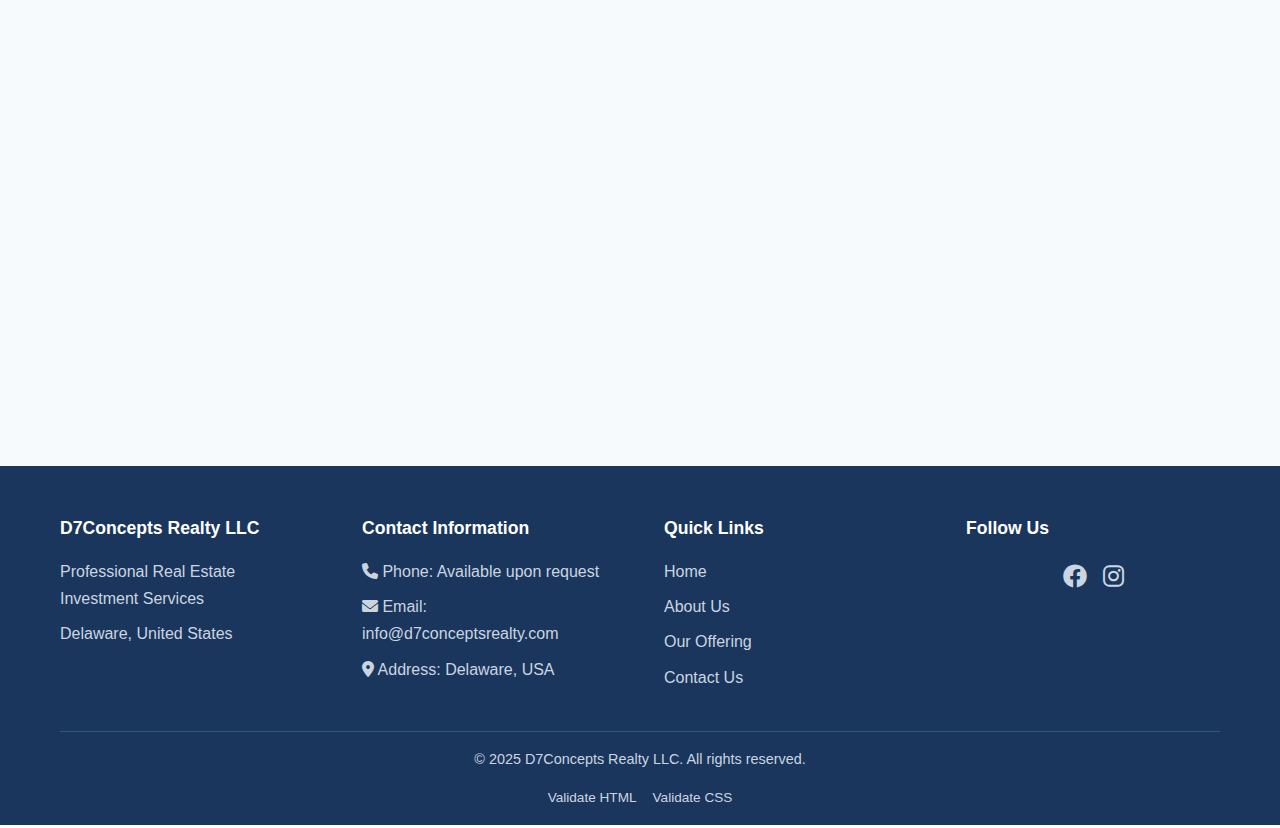
<file: final_project/Ojiemeke_final_project2/contact.html>
<!DOCTYPE html>
<html lang="en">
<head>
    <meta charset="UTF-8">
    <meta name="viewport" content="width=device-width, initial-scale=1.0">
    <title>Contact Us - D7Concepts Realty LLC</title>
    <link rel="stylesheet" href="styles.css">
    <link rel="stylesheet" href="https://cdnjs.cloudflare.com/ajax/libs/font-awesome/6.0.0/css/all.min.css">
    <meta name="description" content="Contact D7Concepts Realty LLC for real estate investment opportunities. Get in touch with our professional team in Delaware for consultation and partnership opportunities.">
    <meta name="keywords" content="contact D7Concepts Realty, real estate investment contact, Delaware real estate consultation, property investment inquiry">
</head>
<body>
    <!-- Header maintaining consistent branding and navigation structure -->
    <header>
        <div class="header-container">
            <div class="logo-section">
                <img src="images/d7concepts-logo.png" alt="D7Concepts Realty LLC Logo" class="logo">
                <h1>D7Concepts Realty LLC</h1>
            </div>
            
            <!-- Navigation bar with consistent positioning and functionality -->
            <nav>
                <ul>
                    <li><a href="index.html">Home</a></li>
                    <li><a href="about.html">About</a></li>
                    <li><a href="offering.html">Our Offering</a></li>
                    <li><a href="contact.html" class="active">Contact Us</a></li>
                </ul>
            </nav>
        </div>
    </header>

    <!-- Main content area with contact form and company information -->
    <main>
        <!-- Page hero section -->
        <section class="page-hero">
            <div class="container">
                <h2>Let's Connect</h2>
                <p class="page-subtitle">Ready to discuss your real estate investment goals? Get in touch with our professional team.</p>
            </div>
        </section>

        <!-- Contact form and information section -->
        <section class="contact-section">
            <div class="container">
                <div class="contact-grid">
                    <!-- Contact form with comprehensive input validation -->
                    <div class="contact-form-container">
                        <h3>Send Us a Message</h3>
                        <form class="contact-form" id="contactForm">
                            <div class="form-group">
                                <label for="firstName">First Name *</label>
                                <input type="text" id="firstName" name="firstName" required>
                                <span class="error-message" id="firstNameError"></span>
                            </div>
                            
                            <div class="form-group">
                                <label for="lastName">Last Name *</label>
                                <input type="text" id="lastName" name="lastName" required>
                                <span class="error-message" id="lastNameError"></span>
                            </div>
                            
                            <div class="form-group">
                                <label for="email">Email Address *</label>
                                <input type="email" id="email" name="email" required>
                                <span class="error-message" id="emailError"></span>
                            </div>
                            
                            <div class="form-group">
                                <label for="phone">Phone Number *</label>
                                <input type="tel" id="phone" name="phone" required>
                                <span class="error-message" id="phoneError"></span>
                            </div>
                            
                            <div class="form-group">
                                <label for="investmentType">Investment Interest</label>
                                <select id="investmentType" name="investmentType">
                                    <option value="">Select your investment interest</option>
                                    <option value="residential">Residential Properties</option>
                                    <option value="flipping">Real Estate Flipping</option>
                                    <option value="management">Property Management</option>
                                    <option value="consultation">Investment Consultation</option>
                                    <option value="other">Other</option>
                                </select>
                            </div>
                            
                            <div class="form-group">
                                <label for="budget">Investment Budget Range</label>
                                <select id="budget" name="budget">
                                    <option value="">Select budget range</option>
                                    <option value="under-100k">Under $100,000</option>
                                    <option value="100k-250k">$100,000 - $250,000</option>
                                    <option value="250k-500k">$250,000 - $500,000</option>
                                    <option value="500k-1m">$500,000 - $1,000,000</option>
                                    <option value="over-1m">Over $1,000,000</option>
                                </select>
                            </div>
                            
                            <div class="form-group">
                                <label for="message">Message *</label>
                                <textarea id="message" name="message" rows="5" required placeholder="Please describe your real estate investment goals or questions..."></textarea>
                                <span class="error-message" id="messageError"></span>
                            </div>
                            
                            <button type="submit" class="btn btn-primary">Send Message</button>
                        </form>
                    </div>
                    
                    <!-- Static contact information -->
                    <div class="contact-info">
                        <h3>Contact Information</h3>
                        
                        <div class="contact-item">
                            <i class="fas fa-phone"></i>
                            <div>
                                <h4>Phone</h4>
                                <p>Available upon request</p>
                                <p>Business hours: Monday - Friday, 9:00 AM - 6:00 PM EST</p>
                            </div>
                        </div>
                        
                        <div class="contact-item">
                            <i class="fas fa-envelope"></i>
                            <div>
                                <h4>Email</h4>
                                <p>info@d7conceptsrealty.com</p>
                                <p>We typically respond within 24 hours</p>
                            </div>
                        </div>
                        
                        <div class="contact-item">
                            <i class="fas fa-map-marker-alt"></i>
                            <div>
                                <h4>Location</h4>
                                <p>Delaware, United States</p>
                                <p>Serving the Delaware and surrounding markets</p>
                            </div>
                        </div>
                        
                        <div class="find-us-section">
                            <h4>Find Us Online</h4>
                            <p>Connect with us on social media for the latest market insights and investment opportunities.</p>
                            <div class="social-links">
                                <a href="https://www.facebook.com/share/19UHkTe9ib/?mibextid=wwXIfr" target="_blank" rel="noopener noreferrer" aria-label="Follow us on Facebook"><i class="fab fa-facebook"></i></a>
                                <a href="https://www.instagram.com/d7concepts_realty?igsh=Mnludjk2MWJ4cjRr&utm_source=qr" target="_blank" rel="noopener noreferrer" aria-label="Follow us on Instagram"><i class="fab fa-instagram"></i></a>
                            </div>
                        </div>
                    </div>
                </div>
            </div>
        </section>

        <!-- Contact options section -->
        <section class="contact-options">
            <div class="container">
                <h3>How Can We Help You?</h3>
                <div class="options-grid">
                    <div class="option-card">
                        <i class="fas fa-chart-line"></i>
                        <h4>Investment Consultation</h4>
                        <p>Schedule a consultation to discuss your real estate investment goals and explore opportunities that align with your financial objectives.</p>
                        <a href="#" class="btn btn-secondary">Schedule Consultation</a>
                    </div>
                    
                    <div class="option-card">
                        <i class="fas fa-file-alt"></i>
                        <h4>Property Analysis</h4>
                        <p>Get detailed analysis and market insights for specific properties you're considering for investment purposes.</p>
                        <a href="#" class="btn btn-secondary">Request Analysis</a>
                    </div>
                    
                    <div class="option-card">
                        <i class="fas fa-handshake"></i>
                        <h4>Partnership Opportunities</h4>
                        <p>Explore partnership opportunities and joint venture possibilities in our current and upcoming investment projects.</p>
                        <a href="#" class="btn btn-secondary">Learn More</a>
                    </div>
                </div>
            </div>
        </section>
    </main>

    <!-- Footer with consistent contact information and validation -->
    <footer>
        <div class="container">
            <div class="footer-content">
                <div class="footer-section">
                    <h4>D7Concepts Realty LLC</h4>
                    <p>Professional Real Estate Investment Services</p>
                    <p>Delaware, United States</p>
                </div>
                
                <div class="footer-section">
                    <h4>Contact Information</h4>
                    <ul>
                        <li><i class="fas fa-phone"></i> Phone: Available upon request</li>
                        <li><i class="fas fa-envelope"></i> Email: info@d7conceptsrealty.com</li>
                        <li><i class="fas fa-map-marker-alt"></i> Address: Delaware, USA</li>
                    </ul>
                </div>
                
                <div class="footer-section">
                    <h4>Quick Links</h4>
                    <ul>
                        <li><a href="index.html">Home</a></li>
                        <li><a href="about.html">About Us</a></li>
                        <li><a href="offering.html">Our Offering</a></li>
                        <li><a href="contact.html">Contact Us</a></li>
                    </ul>
                </div>
                
                <div class="footer-section">
                    <h4>Follow Us</h4>
                    <div class="social-links">
                        <a href="https://www.facebook.com/share/19UHkTe9ib/?mibextid=wwXIfr" target="_blank" rel="noopener noreferrer" aria-label="Follow us on Facebook"><i class="fab fa-facebook"></i></a>
                        <a href="https://www.instagram.com/d7concepts_realty?igsh=Mnludjk2MWJ4cjRr&utm_source=qr" target="_blank" rel="noopener noreferrer" aria-label="Follow us on Instagram"><i class="fab fa-instagram"></i></a>
                    </div>
                </div>
            </div>
            
            <hr class="footer-divider">
            
            <div class="footer-bottom">
                <p>&copy; 2025 D7Concepts Realty LLC. All rights reserved.</p>
                <div class="validation-links">
                    <a href="https://validator.w3.org/check?uri=referer" referrerpolicy="unsafe-url">Validate HTML</a>
                    <a href="https://jigsaw.w3.org/css-validator/check/referer" referrerpolicy="unsafe-url">Validate CSS</a>
                </div>
            </div>
        </div>
    </footer>

    <!-- JavaScript file for form validation and interactivity -->
    <script src="script.js"></script>
</body>
</html>
</file>
<file: final_project/styles.css>
/* 
D7Concepts Realty LLC - Main Stylesheet
This CSS file provides comprehensive styling for all pages of the D7Concepts Realty website.
The styles are organized by section and maintain consistency across all pages while ensuring
accessibility, readability, and professional appearance.

Color Scheme:
- Primary: #1a365d (Dark Blue)
- Secondary: #2d5a87 (Medium Blue) 
- Accent: #4a90b8 (Light Blue)
- Text: #2d3748 (Dark Gray)
- Background: #ffffff (White)
- Light Gray: #f7fafc
*/

/* Universal Reset and Base Styles */
* {
    margin: 0;
    padding: 0;
    box-sizing: border-box;
}

body {
    font-family: 'Segoe UI', Tahoma, Geneva, Verdana, sans-serif;
    line-height: 1.6;
    color: #2d3748;
    background-color: #ffffff;
    font-size: 16px;
}

/* Container utility for consistent page width and centering */
.container {
    max-width: 1200px;
    margin: 0 auto;
    padding: 0 20px;
}

/* Header Styles - Consistent branding and navigation across all pages */
header {
    background-color: #1a365d;
    color: white;
    padding: 1rem 0;
    box-shadow: 0 2px 10px rgba(0,0,0,0.1);
    position: sticky;
    top: 0;
    z-index: 1000;
}

.header-container {
    max-width: 1200px;
    margin: 0 auto;
    padding: 0 20px;
    display: flex;
    justify-content: space-between;
    align-items: center;
    flex-wrap: wrap;
}

.logo-section {
    display: flex;
    align-items: center;
    gap: 15px;
}

.logo {
    height: 50px;
    width: auto;
}

.logo-section h1 {
    font-size: 1.5rem;
    font-weight: 600;
    color: white;
}

/* Navigation Styles */
nav ul {
    list-style: none;
    display: flex;
    gap: 2rem;
    align-items: center;
}

nav ul li {
    display: inline;
}

nav ul li a {
    color: white;
    text-decoration: none;
    font-weight: 500;
    padding: 0.5rem 1rem;
    border-radius: 5px;
    transition: background-color 0.3s ease, color 0.3s ease;
}

nav ul li a:hover,
nav ul li a.active {
    background-color: #4a90b8;
    color: white;
}

/* Main Content Area Styles */
main {
    min-height: calc(100vh - 200px);
}

/* Hero Section Styles */
.hero {
    background: linear-gradient(135deg, #1a365d 0%, #2d5a87 100%);
    color: white;
    padding: 4rem 0;
    text-align: center;
}

.hero-content {
    max-width: 800px;
    margin: 0 auto;
    padding: 0 20px;
}

.hero h2 {
    font-size: 3rem;
    font-weight: 700;
    margin-bottom: 1rem;
    line-height: 1.2;
}

.hero-subtitle {
    font-size: 1.3rem;
    margin-bottom: 1rem;
    color: #e2e8f0;
}

.hero-description {
    font-size: 1.1rem;
    margin-bottom: 2rem;
    line-height: 1.8;
    color: #cbd5e0;
}

.hero-buttons {
    display: flex;
    gap: 1rem;
    justify-content: center;
    flex-wrap: wrap;
}

/* Page Hero Styles */
.page-hero {
    background-color: #f7fafc;
    padding: 3rem 0;
    text-align: center;
    border-bottom: 1px solid #e2e8f0;
}

.page-hero h2 {
    font-size: 2.5rem;
    color: #1a365d;
    margin-bottom: 1rem;
    font-weight: 600;
}

.page-subtitle {
    font-size: 1.2rem;
    color: #4a5568;
    max-width: 600px;
    margin: 0 auto;
}

/* Button Styles */
.btn {
    display: inline-block;
    padding: 12px 24px;
    text-decoration: none;
    border-radius: 8px;
    font-weight: 600;
    font-size: 1rem;
    text-align: center;
    transition: all 0.3s ease;
    border: 2px solid transparent;
    cursor: pointer;
}

.btn-primary {
    background-color: #4a90b8;
    color: white;
    border-color: #4a90b8;
}

.btn-primary:hover {
    background-color: #2d5a87;
    border-color: #2d5a87;
    transform: translateY(-2px);
}

.btn-secondary {
    background-color: transparent;
    color: #4a90b8;
    border-color: #4a90b8;
}

.btn-secondary:hover {
    background-color: #4a90b8;
    color: white;
    transform: translateY(-2px);
}

.btn-accent {
    background-color: #e2e8f0;
    color: #1a365d;
    border-color: #e2e8f0;
}

.btn-accent:hover {
    background-color: #cbd5e0;
    border-color: #cbd5e0;
    transform: translateY(-2px);
}

/* Section Styles */
section {
    padding: 4rem 0;
}

section h3 {
    font-size: 2rem;
    color: #1a365d;
    margin-bottom: 2rem;
    text-align: center;
    font-weight: 600;
}

/* Company Introduction Section */
.company-intro {
    background-color: #f7fafc;
}

.company-intro p {
    font-size: 1.1rem;
    line-height: 1.8;
    max-width: 800px;
    margin: 0 auto;
    text-align: center;
}

/* Featured Property Section */
.featured-property {
    background-color: white;
    padding: 4rem 0;
}

.property-showcase {
    display: grid;
    grid-template-columns: 1fr 1fr;
    gap: 4rem;
    align-items: center;
    margin-top: 3rem;
}

.property-image {
    position: relative;
    border-radius: 12px;
    overflow: hidden;
    box-shadow: 0 8px 30px rgba(0,0,0,0.15);
}

.property-img {
    width: 100%;
    height: 400px;
    object-fit: cover;
    transition: transform 0.3s ease;
}

.property-img:hover {
    transform: scale(1.05);
}

.property-details h4 {
    font-size: 1.8rem;
    color: #1a365d;
    margin-bottom: 1rem;
    font-weight: 600;
}

.property-details p {
    font-size: 1.1rem;
    line-height: 1.8;
    color: #4a5568;
    margin-bottom: 2rem;
}

.property-features {
    display: flex;
    gap: 2rem;
    margin-bottom: 2rem;
    flex-wrap: wrap;
}

.feature {
    display: flex;
    align-items: center;
    gap: 0.5rem;
    color: #4a90b8;
    font-weight: 600;
}

.feature i {
    font-size: 1.2rem;
}

/* Market Insights Section */
.market-insights {
    background-color: #f7fafc;
    padding: 4rem 0;
}

.insights-grid {
    display: grid;
    grid-template-columns: 1fr 1fr;
    gap: 4rem;
    align-items: center;
}

.insights-content h3 {
    text-align: left;
    margin-bottom: 2rem;
}

.insights-content p {
    font-size: 1.1rem;
    line-height: 1.8;
    color: #4a5568;
    margin-bottom: 2rem;
}

.insights-stats {
    display: flex;
    flex-direction: column;
    gap: 1.5rem;
    margin-bottom: 2rem;
}

.stat-item {
    display: flex;
    align-items: flex-start;
    gap: 1rem;
}

.stat-item i {
    font-size: 1.5rem;
    color: #4a90b8;
    margin-top: 0.25rem;
}

.stat-item h4 {
    color: #1a365d;
    margin-bottom: 0.5rem;
    font-size: 1.1rem;
}

.stat-item p {
    color: #4a5568;
    margin: 0;
    font-size: 0.95rem;
}

.insights-image {
    position: relative;
    border-radius: 12px;
    overflow: hidden;
    box-shadow: 0 8px 30px rgba(0,0,0,0.15);
}

.insights-image img {
    width: 100%;
    height: 350px;
    object-fit: cover;
}

/* Founders Section */
.founders {
    padding: 4rem 0;
}

.founders-intro {
    font-size: 1.1rem;
    line-height: 1.8;
    text-align: center;
    margin-bottom: 3rem;
    max-width: 900px;
    margin-left: auto;
    margin-right: auto;
}

.founders-grid {
    display: grid;
    grid-template-columns: repeat(auto-fit, minmax(400px, 1fr));
    gap: 3rem;
    margin-top: 3rem;
}

.founder-card {
    display: flex;
    gap: 2rem;
    align-items: flex-start;
    background-color: white;
    padding: 2rem;
    border-radius: 12px;
    box-shadow: 0 4px 20px rgba(0,0,0,0.1);
    transition: transform 0.3s ease, box-shadow 0.3s ease;
}

.founder-card:hover {
    transform: translateY(-5px);
    box-shadow: 0 8px 30px rgba(0,0,0,0.15);
}

.founder-image {
    width: 120px;
    height: 120px;
    border-radius: 50%;
    object-fit: cover;
    flex-shrink: 0;
}

.founder-info h4 {
    font-size: 1.3rem;
    color: #1a365d;
    margin-bottom: 1rem;
    font-weight: 600;
}

.founder-info p {
    line-height: 1.7;
    color: #4a5568;
}

/* Services Section Styles */
.services-highlight {
    background-color: white;
}

.services-grid {
    display: grid;
    grid-template-columns: repeat(auto-fit, minmax(300px, 1fr));
    gap: 2rem;
    margin-top: 3rem;
}

.service-card {
    background-color: white;
    padding: 2rem;
    border-radius: 12px;
    text-align: center;
    box-shadow: 0 4px 20px rgba(0,0,0,0.1);
    transition: transform 0.3s ease, box-shadow 0.3s ease;
}

.service-card:hover {
    transform: translateY(-5px);
    box-shadow: 0 8px 30px rgba(0,0,0,0.15);
}

.service-image {
    width: 100%;
    height: 200px;
    overflow: hidden;
    border-radius: 8px;
    margin-bottom: 1rem;
}

.service-image img {
    width: 100%;
    height: 100%;
    object-fit: cover;
    transition: transform 0.3s ease;
}

.service-card:hover .service-image img {
    transform: scale(1.1);
}

.service-card i {
    font-size: 3rem;
    color: #4a90b8;
    margin-bottom: 1rem;
}

.service-card h4 {
    font-size: 1.3rem;
    color: #1a365d;
    margin-bottom: 1rem;
    font-weight: 600;
}

.service-card p {
    line-height: 1.7;
    color: #4a5568;
}

/* Detailed Services Section */
.services-detailed {
    padding: 4rem 0;
}

.service-detailed {
    margin-bottom: 4rem;
    background-color: white;
    border-radius: 12px;
    box-shadow: 0 4px 20px rgba(0,0,0,0.08);
    overflow: hidden;
}

.service-content {
    display: flex;
    align-items: flex-start;
    gap: 2rem;
    padding: 3rem;
}

.service-icon {
    flex-shrink: 0;
    width: 80px;
    height: 80px;
    background-color: #4a90b8;
    border-radius: 50%;
    display: flex;
    align-items: center;
    justify-content: center;
}

.service-icon i {
    font-size: 2rem;
    color: white;
}

.service-text h3 {
    font-size: 1.8rem;
    color: #1a365d;
    margin-bottom: 1rem;
    text-align: left;
    font-weight: 600;
}

.service-text p {
    font-size: 1rem;
    line-height: 1.8;
    margin-bottom: 1rem;
    color: #4a5568;
}

/* Newsletter Section */
.newsletter {
    background: linear-gradient(135deg, #1a365d 0%, #2d5a87 100%);
    color: white;
    text-align: center;
}

.newsletter h3 {
    color: white;
    margin-bottom: 1rem;
}

.newsletter p {
    font-size: 1.1rem;
    margin-bottom: 2rem;
    color: #e2e8f0;
}

.newsletter-form {
    display: flex;
    gap: 1rem;
    justify-content: center;
    align-items: center;
    max-width: 500px;
    margin: 0 auto;
    flex-wrap: wrap;
}

.newsletter-form input {
    flex: 1;
    padding: 12px 16px;
    border: none;
    border-radius: 8px;
    font-size: 1rem;
    min-width: 250px;
}

.newsletter-form button {
    padding: 12px 24px;
    background-color: #4a90b8;
    color: white;
    border: none;
    border-radius: 8px;
    font-size: 1rem;
    font-weight: 600;
    cursor: pointer;
    transition: background-color 0.3s ease;
}

.newsletter-form button:hover {
    background-color: #2d5a87;
}

/* About Page Specific Styles */
.about-content {
    padding: 4rem 0;
}

.about-grid {
    display: grid;
    grid-template-columns: 2fr 1fr;
    gap: 4rem;
    align-items: start;
}

.about-text {
    line-height: 1.8;
}

.about-text h3 {
    text-align: left;
    margin-bottom: 2rem;
}

.about-text .highlight {
    font-size: 1.2rem;
    font-weight: 600;
    color: #4a90b8;
    margin-bottom: 1.5rem;
}

.about-text p {
    margin-bottom: 1.5rem;
    color: #4a5568;
}

.about-stats {
    display: flex;
    flex-direction: column;
    gap: 2rem;
}

.stat-card {
    background-color: #f7fafc;
    padding: 2rem;
    border-radius: 12px;
    text-align: center;
    border-left: 4px solid #4a90b8;
}

.stat-card i {
    font-size: 2.5rem;
    color: #4a90b8;
    margin-bottom: 1rem;
}

.stat-card h4 {
    font-size: 1.2rem;
    color: #1a365d;
    margin-bottom: 1rem;
    font-weight: 600;
}

.stat-card p {
    color: #4a5568;
    line-height: 1.6;
}

/* Mission and Values Section */
.mission-values {
    background-color: #f7fafc;
    padding: 4rem 0;
}

.mission-grid {
    display: grid;
    grid-template-columns: repeat(auto-fit, minmax(400px, 1fr));
    gap: 3rem;
}

.mission-card,
.values-card {
    background-color: white;
    padding: 3rem;
    border-radius: 12px;
    box-shadow: 0 4px 20px rgba(0,0,0,0.08);
}

.mission-card h3,
.values-card h3 {
    color: #1a365d;
    margin-bottom: 1.5rem;
    text-align: left;
    font-size: 1.5rem;
}

.mission-card p {
    line-height: 1.8;
    color: #4a5568;
}

.values-card ul {
    list-style: none;
    padding: 0;
}

.values-card li {
    margin-bottom: 1rem;
    padding-left: 1.5rem;
    position: relative;
    line-height: 1.7;
    color: #4a5568;
}

.values-card li:before {
    content: "✓";
    position: absolute;
    left: 0;
    color: #4a90b8;
    font-weight: bold;
}

.values-card strong {
    color: #1a365d;
}

/* Expertise Section */
.expertise-section {
    background-color: #f7fafc;
    padding: 4rem 0;
}

.expertise-content {
    text-align: center;
}

.expertise-highlight {
    font-size: 1.3rem;
    font-weight: 600;
    color: #4a90b8;
    margin-bottom: 3rem;
}

.expertise-grid {
    display: grid;
    grid-template-columns: repeat(auto-fit, minmax(250px, 1fr));
    gap: 2rem;
    margin-top: 3rem;
}

.expertise-card {
    background-color: white;
    padding: 2rem;
    border-radius: 12px;
    text-align: center;
    box-shadow: 0 4px 20px rgba(0,0,0,0.08);
    transition: transform 0.3s ease;
}

.expertise-card:hover {
    transform: translateY(-5px);
}

.expertise-card i {
    font-size: 2.5rem;
    color: #4a90b8;
    margin-bottom: 1rem;
}

.expertise-card h4 {
    font-size: 1.2rem;
    color: #1a365d;
    margin-bottom: 1rem;
    font-weight: 600;
}

.expertise-card p {
    line-height: 1.7;
    color: #4a5568;
}

/* Process Section */
.process-section {
    padding: 4rem 0;
}

.process-steps {
    display: grid;
    grid-template-columns: repeat(auto-fit, minmax(250px, 1fr));
    gap: 2rem;
    margin-top: 3rem;
}

.process-step {
    text-align: center;
    padding: 2rem;
}

.step-number {
    width: 60px;
    height: 60px;
    background-color: #4a90b8;
    color: white;
    border-radius: 50%;
    display: flex;
    align-items: center;
    justify-content: center;
    font-size: 1.5rem;
    font-weight: bold;
    margin: 0 auto 1rem;
}

.process-step h4 {
    font-size: 1.2rem;
    color: #1a365d;
    margin-bottom: 1rem;
    font-weight: 600;
}

.process-step p {
    line-height: 1.7;
    color: #4a5568;
}

/* Contact Page Styles */
.contact-section {
    padding: 4rem 0;
}

.contact-grid {
    display: grid;
    grid-template-columns: 1fr 1fr;
    gap: 4rem;
    align-items: start;
}

.contact-form-container {
    background-color: white;
    padding: 3rem;
    border-radius: 12px;
    box-shadow: 0 4px 20px rgba(0,0,0,0.1);
}

.contact-form-container h3 {
    color: #1a365d;
    margin-bottom: 2rem;
    text-align: left;
    font-size: 1.5rem;
}

/* Form Styles */
.form-group {
    margin-bottom: 1.5rem;
}

.form-group label {
    display: block;
    margin-bottom: 0.5rem;
    color: #1a365d;
    font-weight: 600;
}

.form-group input,
.form-group textarea,
.form-group select {
    width: 100%;
    padding: 12px 16px;
    border: 2px solid #e2e8f0;
    border-radius: 8px;
    font-size: 1rem;
    background-color: white;
    transition: border-color 0.3s ease, box-shadow 0.3s ease;
}

.form-group input:focus,
.form-group textarea:focus,
.form-group select:focus {
    outline: none;
    border-color: #4a90b8;
    box-shadow: 0 0 0 3px rgba(74, 144, 184, 0.1);
}

.form-group textarea {
    resize: vertical;
    min-height: 120px;
}

.error-message {
    color: #e53e3e;
    font-size: 0.875rem;
    margin-top: 0.5rem;
    display: block;
}

/* Contact Information Styles */
.contact-info {
    padding: 3rem;
    background-color: #f7fafc;
    border-radius: 12px;
}

.contact-info h3 {
    color: #1a365d;
    margin-bottom: 2rem;
    text-align: left;
    font-size: 1.5rem;
}

.contact-item {
    display: flex;
    align-items: flex-start;
    gap: 1rem;
    margin-bottom: 2rem;
    padding-bottom: 2rem;
    border-bottom: 1px solid #e2e8f0;
}

.contact-item:last-child {
    border-bottom: none;
    margin-bottom: 0;
    padding-bottom: 0;
}

.contact-item i {
    font-size: 1.5rem;
    color: #4a90b8;
    margin-top: 0.25rem;
    flex-shrink: 0;
}

.contact-item h4 {
    color: #1a365d;
    margin-bottom: 0.5rem;
    font-weight: 600;
}

.contact-item p {
    color: #4a5568;
    line-height: 1.6;
    margin-bottom: 0.25rem;
}

.find-us-section {
    margin-top: 2rem;
    padding-top: 2rem;
    border-top: 1px solid #e2e8f0;
}

.find-us-section h4 {
    color: #1a365d;
    margin-bottom: 1rem;
    font-weight: 600;
}

.find-us-section p {
    color: #4a5568;
    line-height: 1.6;
    margin-bottom: 1rem;
}

/* Contact Options Section */
.contact-options {
    background-color: #f7fafc;
    padding: 4rem 0;
}

.options-grid {
    display: grid;
    grid-template-columns: repeat(auto-fit, minmax(300px, 1fr));
    gap: 2rem;
    margin-top: 3rem;
}

.option-card {
    background-color: white;
    padding: 2rem;
    border-radius: 12px;
    text-align: center;
    box-shadow: 0 4px 20px rgba(0,0,0,0.08);
    transition: transform 0.3s ease;
}

.option-card:hover {
    transform: translateY(-5px);
}

.option-card i {
    font-size: 2.5rem;
    color: #4a90b8;
    margin-bottom: 1rem;
}

.option-card h4 {
    font-size: 1.2rem;
    color: #1a365d;
    margin-bottom: 1rem;
    font-weight: 600;
}

.option-card p {
    line-height: 1.7;
    color: #4a5568;
    margin-bottom: 1.5rem;
}

.option-card .btn {
    margin-top: 1rem;
}

/* CTA Section Styles */
.cta-section {
    background: linear-gradient(135deg, #1a365d 0%, #2d5a87 100%);
    color: white;
    text-align: center;
    padding: 4rem 0;
}

.cta-section h3 {
    color: white;
    margin-bottom: 1rem;
}

.cta-section p {
    font-size: 1.1rem;
    margin-bottom: 2rem;
    color: #e2e8f0;
}

.cta-buttons {
    display: flex;
    gap: 1rem;
    justify-content: center;
    flex-wrap: wrap;
}

/* Footer Styles */
footer {
    background-color: #1a365d;
    color: white;
    padding: 3rem 0 1rem;
    margin-top: auto;
}

.footer-content {
    display: grid;
    grid-template-columns: repeat(auto-fit, minmax(250px, 1fr));
    gap: 3rem;
    margin-bottom: 2rem;
}

.footer-section h4 {
    color: white;
    margin-bottom: 1rem;
    font-weight: 600;
    font-size: 1.1rem;
}

.footer-section p,
.footer-section li {
    color: #cbd5e0;
    line-height: 1.7;
    margin-bottom: 0.5rem;
}

.footer-section ul {
    list-style: none;
}

.footer-section ul li a {
    color: #cbd5e0;
    text-decoration: none;
    transition: color 0.3s ease;
}

.footer-section ul li a:hover {
    color: #4a90b8;
}

.footer-divider {
    border: none;
    height: 1px;
    background-color: #2d5a87;
    margin: 2rem 0 1rem;
}

.footer-bottom {
    text-align: center;
    color: #cbd5e0;
    font-size: 0.9rem;
}

.footer-bottom p {
    margin-bottom: 0.5rem;
}

/* Social Media Links */
.social-links {
    display: flex;
    gap: 1rem;
    justify-content: center;
    margin-top: 1rem;
}

.social-links a {
    color: #cbd5e0;
    font-size: 1.5rem;
    transition: color 0.3s ease;
}

.social-links a:hover {
    color: #4a90b8;
}

.validation-links {
    display: flex;
    gap: 1rem;
    justify-content: center;
    margin-top: 1rem;
}

.validation-links a {
    color: #cbd5e0;
    text-decoration: none;
    font-size: 0.85rem;
    transition: color 0.3s ease;
}

.validation-links a:hover {
    color: #4a90b8;
}

/* Responsive Design - Mobile and tablet optimization */
@media (max-width: 768px) {
    .header-container {
        flex-direction: column;
        gap: 1rem;
    }
    
    nav ul {
        flex-wrap: wrap;
        justify-content: center;
        gap: 1rem;
    }
    
    .hero h2 {
        font-size: 2.2rem;
    }
    
    .hero-subtitle {
        font-size: 1.1rem;
    }
    
    .hero-buttons {
        flex-direction: column;
        align-items: center;
    }
    
    .page-hero h2 {
        font-size: 2rem;
    }
    
    .founders-grid {
        grid-template-columns: 1fr;
    }
    
    
    .about-grid {
        grid-template-columns: 1fr;
        gap: 2rem;
    }
    
    .contact-grid {
        grid-template-columns: 1fr;
        gap: 2rem;
    }
    
    .mission-grid {
        grid-template-columns: 1fr;
    }
    
    .service-content {
        flex-direction: column;
        text-align: center;
    }
    
    .newsletter-form {
        flex-direction: column;
        align-items: stretch;
    }
    
    .newsletter-form input {
        min-width: auto;
    }
    
    .property-showcase {
        grid-template-columns: 1fr;
        gap: 2rem;
    }
    
    .property-features {
        flex-direction: column;
        gap: 1rem;
    }
    
    .insights-grid {
        grid-template-columns: 1fr;
        gap: 2rem;
    }
    
    .insights-image {
        order: -1;
    }
    
    section {
        padding: 2rem 0;
    }
    
    .hero {
        padding: 3rem 0;
    }
    
    .page-hero {
        padding: 2rem 0;
    }
}

@media (max-width: 480px) {
    .container {
        padding: 0 15px;
    }
    
    .hero h2 {
        font-size: 1.8rem;
    }
    
    .hero-subtitle {
        font-size: 1rem;
    }
    
    .page-hero h2 {
        font-size: 1.8rem;
    }
    
    .founders-grid {
        grid-template-columns: 1fr;
        gap: 2rem;
    }
    
    .services-grid,
    .expertise-grid,
    .process-steps,
    .options-grid {
        grid-template-columns: 1fr;
    }
    
    .contact-form-container,
    .contact-info {
        padding: 2rem;
    }
    
    .founder-card,
    .service-card,
    .option-card {
        padding: 1.5rem;
    }
    
    section h3 {
        font-size: 1.5rem;
    }
}

/* Print Styles */
@media print {
    header,
    footer,
    .newsletter,
    .btn {
        display: none;
    }
    
    body {
        font-size: 12pt;
        line-height: 1.4;
    }
    
    .container {
        max-width: none;
        padding: 0;
    }
    
    .hero,
    .page-hero {
        background: none !important;
        color: #000 !important;
        padding: 1rem 0;
    }
    
    .hero h2,
    .page-hero h2 {
        color: #000 !important;
    }
    
    section {
        padding: 1rem 0;
        page-break-inside: avoid;
    }
    
    .founder-card,
    .service-card,
    .option-card {
        box-shadow: none;
        border: 1px solid #ccc;
        page-break-inside: avoid;
    }
}

/* Accessibility Enhancements */
@media (prefers-reduced-motion: reduce) {
    *,
    *::before,
    *::after {
        animation-duration: 0.01ms !important;
        animation-iteration-count: 1 !important;
        transition-duration: 0.01ms !important;
        scroll-behavior: auto !important;
    }
}

/* High Contrast Mode Support */
@media (prefers-contrast: high) {
    .btn-secondary {
        background-color: #000;
        color: #fff;
        border-color: #000;
    }
    
    .btn-secondary:hover {
        background-color: #333;
        border-color: #333;
    }
}
</file>
<file: final_project/Ojiemeke_final_project2/styles.css>
/* 
D7Concepts Realty LLC - Main Stylesheet
This CSS file provides comprehensive styling for all pages of the D7Concepts Realty website.
The styles are organized by section and maintain consistency across all pages while ensuring
accessibility, readability, and professional appearance.

Color Scheme:
- Primary: #1a365d (Dark Blue)
- Secondary: #2d5a87 (Medium Blue) 
- Accent: #4a90b8 (Light Blue)
- Text: #2d3748 (Dark Gray)
- Background: #ffffff (White)
- Light Gray: #f7fafc
*/

/* Universal Reset and Base Styles */
* {
    margin: 0;
    padding: 0;
    box-sizing: border-box;
}

body {
    font-family: 'Segoe UI', Tahoma, Geneva, Verdana, sans-serif;
    line-height: 1.6;
    color: #2d3748;
    background-color: #ffffff;
    font-size: 16px;
}

/* Container utility for consistent page width and centering */
.container {
    max-width: 1200px;
    margin: 0 auto;
    padding: 0 20px;
}

/* Header Styles - Consistent branding and navigation across all pages */
header {
    background-color: #1a365d;
    color: white;
    padding: 1rem 0;
    box-shadow: 0 2px 10px rgba(0,0,0,0.1);
    position: sticky;
    top: 0;
    z-index: 1000;
}

.header-container {
    max-width: 1200px;
    margin: 0 auto;
    padding: 0 20px;
    display: flex;
    justify-content: space-between;
    align-items: center;
    flex-wrap: wrap;
}

.logo-section {
    display: flex;
    align-items: center;
    gap: 15px;
}

.logo {
    height: 50px;
    width: auto;
}

.logo-section h1 {
    font-size: 1.5rem;
    font-weight: 600;
    color: white;
}

/* Navigation Styles */
nav ul {
    list-style: none;
    display: flex;
    gap: 2rem;
    align-items: center;
}

nav ul li {
    display: inline;
}

nav ul li a {
    color: white;
    text-decoration: none;
    font-weight: 500;
    padding: 0.5rem 1rem;
    border-radius: 5px;
    transition: background-color 0.3s ease, color 0.3s ease;
}

nav ul li a:hover,
nav ul li a.active {
    background-color: #4a90b8;
    color: white;
}

/* Main Content Area Styles */
main {
    min-height: calc(100vh - 200px);
}

/* Hero Section Styles */
.hero {
    background: linear-gradient(135deg, #1a365d 0%, #2d5a87 100%);
    color: white;
    padding: 4rem 0;
    text-align: center;
}

.hero-content {
    max-width: 800px;
    margin: 0 auto;
    padding: 0 20px;
}

.hero h2 {
    font-size: 3rem;
    font-weight: 700;
    margin-bottom: 1rem;
    line-height: 1.2;
}

.hero-subtitle {
    font-size: 1.3rem;
    margin-bottom: 1rem;
    color: #e2e8f0;
}

.hero-description {
    font-size: 1.1rem;
    margin-bottom: 2rem;
    line-height: 1.8;
    color: #cbd5e0;
}

.hero-buttons {
    display: flex;
    gap: 1rem;
    justify-content: center;
    flex-wrap: wrap;
}

/* Page Hero Styles */
.page-hero {
    background-color: #f7fafc;
    padding: 3rem 0;
    text-align: center;
    border-bottom: 1px solid #e2e8f0;
}

.page-hero h2 {
    font-size: 2.5rem;
    color: #1a365d;
    margin-bottom: 1rem;
    font-weight: 600;
}

.page-subtitle {
    font-size: 1.2rem;
    color: #4a5568;
    max-width: 600px;
    margin: 0 auto;
}

/* Button Styles */
.btn {
    display: inline-block;
    padding: 12px 24px;
    text-decoration: none;
    border-radius: 8px;
    font-weight: 600;
    font-size: 1rem;
    text-align: center;
    transition: all 0.3s ease;
    border: 2px solid transparent;
    cursor: pointer;
}

.btn-primary {
    background-color: #4a90b8;
    color: white;
    border-color: #4a90b8;
}

.btn-primary:hover {
    background-color: #2d5a87;
    border-color: #2d5a87;
    transform: translateY(-2px);
}

.btn-secondary {
    background-color: transparent;
    color: #4a90b8;
    border-color: #4a90b8;
}

.btn-secondary:hover {
    background-color: #4a90b8;
    color: white;
    transform: translateY(-2px);
}

.btn-accent {
    background-color: #e2e8f0;
    color: #1a365d;
    border-color: #e2e8f0;
}

.btn-accent:hover {
    background-color: #cbd5e0;
    border-color: #cbd5e0;
    transform: translateY(-2px);
}

/* Section Styles */
section {
    padding: 4rem 0;
}

section h3 {
    font-size: 2rem;
    color: #1a365d;
    margin-bottom: 2rem;
    text-align: center;
    font-weight: 600;
}

/* Company Introduction Section */
.company-intro {
    background-color: #f7fafc;
}

.company-intro p {
    font-size: 1.1rem;
    line-height: 1.8;
    max-width: 800px;
    margin: 0 auto;
    text-align: center;
}

/* Featured Property Section */
.featured-property {
    background-color: white;
    padding: 4rem 0;
}

.property-showcase {
    display: grid;
    grid-template-columns: 1fr 1fr;
    gap: 4rem;
    align-items: center;
    margin-top: 3rem;
}

.property-image {
    position: relative;
    border-radius: 12px;
    overflow: hidden;
    box-shadow: 0 8px 30px rgba(0,0,0,0.15);
}

.property-img {
    width: 100%;
    height: 400px;
    object-fit: cover;
    transition: transform 0.3s ease;
}

.property-img:hover {
    transform: scale(1.05);
}

.property-details h4 {
    font-size: 1.8rem;
    color: #1a365d;
    margin-bottom: 1rem;
    font-weight: 600;
}

.property-details p {
    font-size: 1.1rem;
    line-height: 1.8;
    color: #4a5568;
    margin-bottom: 2rem;
}

.property-features {
    display: flex;
    gap: 2rem;
    margin-bottom: 2rem;
    flex-wrap: wrap;
}

.feature {
    display: flex;
    align-items: center;
    gap: 0.5rem;
    color: #4a90b8;
    font-weight: 600;
}

.feature i {
    font-size: 1.2rem;
}

/* Market Insights Section */
.market-insights {
    background-color: #f7fafc;
    padding: 4rem 0;
}

.insights-grid {
    display: grid;
    grid-template-columns: 1fr 1fr;
    gap: 4rem;
    align-items: center;
}

.insights-content h3 {
    text-align: left;
    margin-bottom: 2rem;
}

.insights-content p {
    font-size: 1.1rem;
    line-height: 1.8;
    color: #4a5568;
    margin-bottom: 2rem;
}

.insights-stats {
    display: flex;
    flex-direction: column;
    gap: 1.5rem;
    margin-bottom: 2rem;
}

.stat-item {
    display: flex;
    align-items: flex-start;
    gap: 1rem;
}

.stat-item i {
    font-size: 1.5rem;
    color: #4a90b8;
    margin-top: 0.25rem;
}

.stat-item h4 {
    color: #1a365d;
    margin-bottom: 0.5rem;
    font-size: 1.1rem;
}

.stat-item p {
    color: #4a5568;
    margin: 0;
    font-size: 0.95rem;
}

.insights-image {
    position: relative;
    border-radius: 12px;
    overflow: hidden;
    box-shadow: 0 8px 30px rgba(0,0,0,0.15);
}

.insights-image img {
    width: 100%;
    height: 350px;
    object-fit: cover;
}

/* Founders Section */
.founders {
    padding: 4rem 0;
}

.founders-intro {
    font-size: 1.1rem;
    line-height: 1.8;
    text-align: center;
    margin-bottom: 3rem;
    max-width: 900px;
    margin-left: auto;
    margin-right: auto;
}

.founders-grid {
    display: grid;
    grid-template-columns: repeat(auto-fit, minmax(400px, 1fr));
    gap: 3rem;
    margin-top: 3rem;
}

.founder-card {
    display: flex;
    gap: 2rem;
    align-items: flex-start;
    background-color: white;
    padding: 2rem;
    border-radius: 12px;
    box-shadow: 0 4px 20px rgba(0,0,0,0.1);
    transition: transform 0.3s ease, box-shadow 0.3s ease;
}

.founder-card:hover {
    transform: translateY(-5px);
    box-shadow: 0 8px 30px rgba(0,0,0,0.15);
}

.founder-image {
    width: 120px;
    height: 120px;
    border-radius: 50%;
    object-fit: cover;
    flex-shrink: 0;
}

.founder-info h4 {
    font-size: 1.3rem;
    color: #1a365d;
    margin-bottom: 1rem;
    font-weight: 600;
}

.founder-info p {
    line-height: 1.7;
    color: #4a5568;
}

/* Services Section Styles */
.services-highlight {
    background-color: white;
}

.services-grid {
    display: grid;
    grid-template-columns: repeat(auto-fit, minmax(300px, 1fr));
    gap: 2rem;
    margin-top: 3rem;
}

.service-card {
    background-color: white;
    padding: 2rem;
    border-radius: 12px;
    text-align: center;
    box-shadow: 0 4px 20px rgba(0,0,0,0.1);
    transition: transform 0.3s ease, box-shadow 0.3s ease;
}

.service-card:hover {
    transform: translateY(-5px);
    box-shadow: 0 8px 30px rgba(0,0,0,0.15);
}

.service-image {
    width: 100%;
    height: 200px;
    overflow: hidden;
    border-radius: 8px;
    margin-bottom: 1rem;
}

.service-image img {
    width: 100%;
    height: 100%;
    object-fit: cover;
    transition: transform 0.3s ease;
}

.service-card:hover .service-image img {
    transform: scale(1.1);
}

.service-card i {
    font-size: 3rem;
    color: #4a90b8;
    margin-bottom: 1rem;
}

.service-card h4 {
    font-size: 1.3rem;
    color: #1a365d;
    margin-bottom: 1rem;
    font-weight: 600;
}

.service-card p {
    line-height: 1.7;
    color: #4a5568;
}

/* Detailed Services Section */
.services-detailed {
    padding: 4rem 0;
}

.service-detailed {
    margin-bottom: 4rem;
    background-color: white;
    border-radius: 12px;
    box-shadow: 0 4px 20px rgba(0,0,0,0.08);
    overflow: hidden;
}

.service-content {
    display: flex;
    align-items: flex-start;
    gap: 2rem;
    padding: 3rem;
}

.service-icon {
    flex-shrink: 0;
    width: 80px;
    height: 80px;
    background-color: #4a90b8;
    border-radius: 50%;
    display: flex;
    align-items: center;
    justify-content: center;
}

.service-icon i {
    font-size: 2rem;
    color: white;
}

.service-text h3 {
    font-size: 1.8rem;
    color: #1a365d;
    margin-bottom: 1rem;
    text-align: left;
    font-weight: 600;
}

.service-text p {
    font-size: 1rem;
    line-height: 1.8;
    margin-bottom: 1rem;
    color: #4a5568;
}

/* Newsletter Section */
.newsletter {
    background: linear-gradient(135deg, #1a365d 0%, #2d5a87 100%);
    color: white;
    text-align: center;
}

.newsletter h3 {
    color: white;
    margin-bottom: 1rem;
}

.newsletter p {
    font-size: 1.1rem;
    margin-bottom: 2rem;
    color: #e2e8f0;
}

.newsletter-form {
    display: flex;
    gap: 1rem;
    justify-content: center;
    align-items: center;
    max-width: 500px;
    margin: 0 auto;
    flex-wrap: wrap;
}

.newsletter-form input {
    flex: 1;
    padding: 12px 16px;
    border: none;
    border-radius: 8px;
    font-size: 1rem;
    min-width: 250px;
}

.newsletter-form button {
    padding: 12px 24px;
    background-color: #4a90b8;
    color: white;
    border: none;
    border-radius: 8px;
    font-size: 1rem;
    font-weight: 600;
    cursor: pointer;
    transition: background-color 0.3s ease;
}

.newsletter-form button:hover {
    background-color: #2d5a87;
}

/* About Page Specific Styles */
.about-content {
    padding: 4rem 0;
}

.about-grid {
    display: grid;
    grid-template-columns: 2fr 1fr;
    gap: 4rem;
    align-items: start;
}

.about-text {
    line-height: 1.8;
}

.about-text h3 {
    text-align: left;
    margin-bottom: 2rem;
}

.about-text .highlight {
    font-size: 1.2rem;
    font-weight: 600;
    color: #4a90b8;
    margin-bottom: 1.5rem;
}

.about-text p {
    margin-bottom: 1.5rem;
    color: #4a5568;
}

.about-stats {
    display: flex;
    flex-direction: column;
    gap: 2rem;
}

.stat-card {
    background-color: #f7fafc;
    padding: 2rem;
    border-radius: 12px;
    text-align: center;
    border-left: 4px solid #4a90b8;
}

.stat-card i {
    font-size: 2.5rem;
    color: #4a90b8;
    margin-bottom: 1rem;
}

.stat-card h4 {
    font-size: 1.2rem;
    color: #1a365d;
    margin-bottom: 1rem;
    font-weight: 600;
}

.stat-card p {
    color: #4a5568;
    line-height: 1.6;
}

/* Mission and Values Section */
.mission-values {
    background-color: #f7fafc;
    padding: 4rem 0;
}

.mission-grid {
    display: grid;
    grid-template-columns: repeat(auto-fit, minmax(400px, 1fr));
    gap: 3rem;
}

.mission-card,
.values-card {
    background-color: white;
    padding: 3rem;
    border-radius: 12px;
    box-shadow: 0 4px 20px rgba(0,0,0,0.08);
}

.mission-card h3,
.values-card h3 {
    color: #1a365d;
    margin-bottom: 1.5rem;
    text-align: left;
    font-size: 1.5rem;
}

.mission-card p {
    line-height: 1.8;
    color: #4a5568;
}

.values-card ul {
    list-style: none;
    padding: 0;
}

.values-card li {
    margin-bottom: 1rem;
    padding-left: 1.5rem;
    position: relative;
    line-height: 1.7;
    color: #4a5568;
}

.values-card li:before {
    content: "✓";
    position: absolute;
    left: 0;
    color: #4a90b8;
    font-weight: bold;
}

.values-card strong {
    color: #1a365d;
}

/* Expertise Section */
.expertise-section {
    background-color: #f7fafc;
    padding: 4rem 0;
}

.expertise-content {
    text-align: center;
}

.expertise-highlight {
    font-size: 1.3rem;
    font-weight: 600;
    color: #4a90b8;
    margin-bottom: 3rem;
}

.expertise-grid {
    display: grid;
    grid-template-columns: repeat(auto-fit, minmax(250px, 1fr));
    gap: 2rem;
    margin-top: 3rem;
}

.expertise-card {
    background-color: white;
    padding: 2rem;
    border-radius: 12px;
    text-align: center;
    box-shadow: 0 4px 20px rgba(0,0,0,0.08);
    transition: transform 0.3s ease;
}

.expertise-card:hover {
    transform: translateY(-5px);
}

.expertise-card i {
    font-size: 2.5rem;
    color: #4a90b8;
    margin-bottom: 1rem;
}

.expertise-card h4 {
    font-size: 1.2rem;
    color: #1a365d;
    margin-bottom: 1rem;
    font-weight: 600;
}

.expertise-card p {
    line-height: 1.7;
    color: #4a5568;
}

/* Process Section */
.process-section {
    padding: 4rem 0;
}

.process-steps {
    display: grid;
    grid-template-columns: repeat(auto-fit, minmax(250px, 1fr));
    gap: 2rem;
    margin-top: 3rem;
}

.process-step {
    text-align: center;
    padding: 2rem;
}

.step-number {
    width: 60px;
    height: 60px;
    background-color: #4a90b8;
    color: white;
    border-radius: 50%;
    display: flex;
    align-items: center;
    justify-content: center;
    font-size: 1.5rem;
    font-weight: bold;
    margin: 0 auto 1rem;
}

.process-step h4 {
    font-size: 1.2rem;
    color: #1a365d;
    margin-bottom: 1rem;
    font-weight: 600;
}

.process-step p {
    line-height: 1.7;
    color: #4a5568;
}

/* Contact Page Styles */
.contact-section {
    padding: 4rem 0;
}

.contact-grid {
    display: grid;
    grid-template-columns: 1fr 1fr;
    gap: 4rem;
    align-items: start;
}

.contact-form-container {
    background-color: white;
    padding: 3rem;
    border-radius: 12px;
    box-shadow: 0 4px 20px rgba(0,0,0,0.1);
}

.contact-form-container h3 {
    color: #1a365d;
    margin-bottom: 2rem;
    text-align: left;
    font-size: 1.5rem;
}

/* Form Styles */
.form-group {
    margin-bottom: 1.5rem;
}

.form-group label {
    display: block;
    margin-bottom: 0.5rem;
    color: #1a365d;
    font-weight: 600;
}

.form-group input,
.form-group textarea,
.form-group select {
    width: 100%;
    padding: 12px 16px;
    border: 2px solid #e2e8f0;
    border-radius: 8px;
    font-size: 1rem;
    background-color: white;
    transition: border-color 0.3s ease, box-shadow 0.3s ease;
}

.form-group input:focus,
.form-group textarea:focus,
.form-group select:focus {
    outline: none;
    border-color: #4a90b8;
    box-shadow: 0 0 0 3px rgba(74, 144, 184, 0.1);
}

.form-group textarea {
    resize: vertical;
    min-height: 120px;
}

.error-message {
    color: #e53e3e;
    font-size: 0.875rem;
    margin-top: 0.5rem;
    display: block;
}

/* Contact Information Styles */
.contact-info {
    padding: 3rem;
    background-color: #f7fafc;
    border-radius: 12px;
}

.contact-info h3 {
    color: #1a365d;
    margin-bottom: 2rem;
    text-align: left;
    font-size: 1.5rem;
}

.contact-item {
    display: flex;
    align-items: flex-start;
    gap: 1rem;
    margin-bottom: 2rem;
    padding-bottom: 2rem;
    border-bottom: 1px solid #e2e8f0;
}

.contact-item:last-child {
    border-bottom: none;
    margin-bottom: 0;
    padding-bottom: 0;
}

.contact-item i {
    font-size: 1.5rem;
    color: #4a90b8;
    margin-top: 0.25rem;
    flex-shrink: 0;
}

.contact-item h4 {
    color: #1a365d;
    margin-bottom: 0.5rem;
    font-weight: 600;
}

.contact-item p {
    color: #4a5568;
    line-height: 1.6;
    margin-bottom: 0.25rem;
}

.find-us-section {
    margin-top: 2rem;
    padding-top: 2rem;
    border-top: 1px solid #e2e8f0;
}

.find-us-section h4 {
    color: #1a365d;
    margin-bottom: 1rem;
    font-weight: 600;
}

.find-us-section p {
    color: #4a5568;
    line-height: 1.6;
    margin-bottom: 1rem;
}

/* Contact Options Section */
.contact-options {
    background-color: #f7fafc;
    padding: 4rem 0;
}

.options-grid {
    display: grid;
    grid-template-columns: repeat(auto-fit, minmax(300px, 1fr));
    gap: 2rem;
    margin-top: 3rem;
}

.option-card {
    background-color: white;
    padding: 2rem;
    border-radius: 12px;
    text-align: center;
    box-shadow: 0 4px 20px rgba(0,0,0,0.08);
    transition: transform 0.3s ease;
}

.option-card:hover {
    transform: translateY(-5px);
}

.option-card i {
    font-size: 2.5rem;
    color: #4a90b8;
    margin-bottom: 1rem;
}

.option-card h4 {
    font-size: 1.2rem;
    color: #1a365d;
    margin-bottom: 1rem;
    font-weight: 600;
}

.option-card p {
    line-height: 1.7;
    color: #4a5568;
    margin-bottom: 1.5rem;
}

.option-card .btn {
    margin-top: 1rem;
}

/* CTA Section Styles */
.cta-section {
    background: linear-gradient(135deg, #1a365d 0%, #2d5a87 100%);
    color: white;
    text-align: center;
    padding: 4rem 0;
}

.cta-section h3 {
    color: white;
    margin-bottom: 1rem;
}

.cta-section p {
    font-size: 1.1rem;
    margin-bottom: 2rem;
    color: #e2e8f0;
}

.cta-buttons {
    display: flex;
    gap: 1rem;
    justify-content: center;
    flex-wrap: wrap;
}

/* Footer Styles */
footer {
    background-color: #1a365d;
    color: white;
    padding: 3rem 0 1rem;
    margin-top: auto;
}

.footer-content {
    display: grid;
    grid-template-columns: repeat(auto-fit, minmax(250px, 1fr));
    gap: 3rem;
    margin-bottom: 2rem;
}

.footer-section h4 {
    color: white;
    margin-bottom: 1rem;
    font-weight: 600;
    font-size: 1.1rem;
}

.footer-section p,
.footer-section li {
    color: #cbd5e0;
    line-height: 1.7;
    margin-bottom: 0.5rem;
}

.footer-section ul {
    list-style: none;
}

.footer-section ul li a {
    color: #cbd5e0;
    text-decoration: none;
    transition: color 0.3s ease;
}

.footer-section ul li a:hover {
    color: #4a90b8;
}

.footer-divider {
    border: none;
    height: 1px;
    background-color: #2d5a87;
    margin: 2rem 0 1rem;
}

.footer-bottom {
    text-align: center;
    color: #cbd5e0;
    font-size: 0.9rem;
}

.footer-bottom p {
    margin-bottom: 0.5rem;
}

/* Social Media Links */
.social-links {
    display: flex;
    gap: 1rem;
    justify-content: center;
    margin-top: 1rem;
}

.social-links a {
    color: #cbd5e0;
    font-size: 1.5rem;
    transition: color 0.3s ease;
}

.social-links a:hover {
    color: #4a90b8;
}

.validation-links {
    display: flex;
    gap: 1rem;
    justify-content: center;
    margin-top: 1rem;
}

.validation-links a {
    color: #cbd5e0;
    text-decoration: none;
    font-size: 0.85rem;
    transition: color 0.3s ease;
}

.validation-links a:hover {
    color: #4a90b8;
}

/* Responsive Design - Mobile and tablet optimization */
@media (max-width: 768px) {
    .header-container {
        flex-direction: column;
        gap: 1rem;
    }
    
    nav ul {
        flex-wrap: wrap;
        justify-content: center;
        gap: 1rem;
    }
    
    .hero h2 {
        font-size: 2.2rem;
    }
    
    .hero-subtitle {
        font-size: 1.1rem;
    }
    
    .hero-buttons {
        flex-direction: column;
        align-items: center;
    }
    
    .page-hero h2 {
        font-size: 2rem;
    }
    
    .founders-grid {
        grid-template-columns: 1fr;
    }
    
    
    .about-grid {
        grid-template-columns: 1fr;
        gap: 2rem;
    }
    
    .contact-grid {
        grid-template-columns: 1fr;
        gap: 2rem;
    }
    
    .mission-grid {
        grid-template-columns: 1fr;
    }
    
    .service-content {
        flex-direction: column;
        text-align: center;
    }
    
    .newsletter-form {
        flex-direction: column;
        align-items: stretch;
    }
    
    .newsletter-form input {
        min-width: auto;
    }
    
    .property-showcase {
        grid-template-columns: 1fr;
        gap: 2rem;
    }
    
    .property-features {
        flex-direction: column;
        gap: 1rem;
    }
    
    .insights-grid {
        grid-template-columns: 1fr;
        gap: 2rem;
    }
    
    .insights-image {
        order: -1;
    }
    
    section {
        padding: 2rem 0;
    }
    
    .hero {
        padding: 3rem 0;
    }
    
    .page-hero {
        padding: 2rem 0;
    }
}

@media (max-width: 480px) {
    .container {
        padding: 0 15px;
    }
    
    .hero h2 {
        font-size: 1.8rem;
    }
    
    .hero-subtitle {
        font-size: 1rem;
    }
    
    .page-hero h2 {
        font-size: 1.8rem;
    }
    
    .founders-grid {
        grid-template-columns: 1fr;
        gap: 2rem;
    }
    
    .services-grid,
    .expertise-grid,
    .process-steps,
    .options-grid {
        grid-template-columns: 1fr;
    }
    
    .contact-form-container,
    .contact-info {
        padding: 2rem;
    }
    
    .founder-card,
    .service-card,
    .option-card {
        padding: 1.5rem;
    }
    
    section h3 {
        font-size: 1.5rem;
    }
}

/* Print Styles */
@media print {
    header,
    footer,
    .newsletter,
    .btn {
        display: none;
    }
    
    body {
        font-size: 12pt;
        line-height: 1.4;
    }
    
    .container {
        max-width: none;
        padding: 0;
    }
    
    .hero,
    .page-hero {
        background: none !important;
        color: #000 !important;
        padding: 1rem 0;
    }
    
    .hero h2,
    .page-hero h2 {
        color: #000 !important;
    }
    
    section {
        padding: 1rem 0;
        page-break-inside: avoid;
    }
    
    .founder-card,
    .service-card,
    .option-card {
        box-shadow: none;
        border: 1px solid #ccc;
        page-break-inside: avoid;
    }
}

/* Accessibility Enhancements */
@media (prefers-reduced-motion: reduce) {
    *,
    *::before,
    *::after {
        animation-duration: 0.01ms !important;
        animation-iteration-count: 1 !important;
        transition-duration: 0.01ms !important;
        scroll-behavior: auto !important;
    }
}

/* High Contrast Mode Support */
@media (prefers-contrast: high) {
    .btn-secondary {
        background-color: #000;
        color: #fff;
        border-color: #000;
    }
    
    .btn-secondary:hover {
        background-color: #333;
        border-color: #333;
    }
}
</file>
